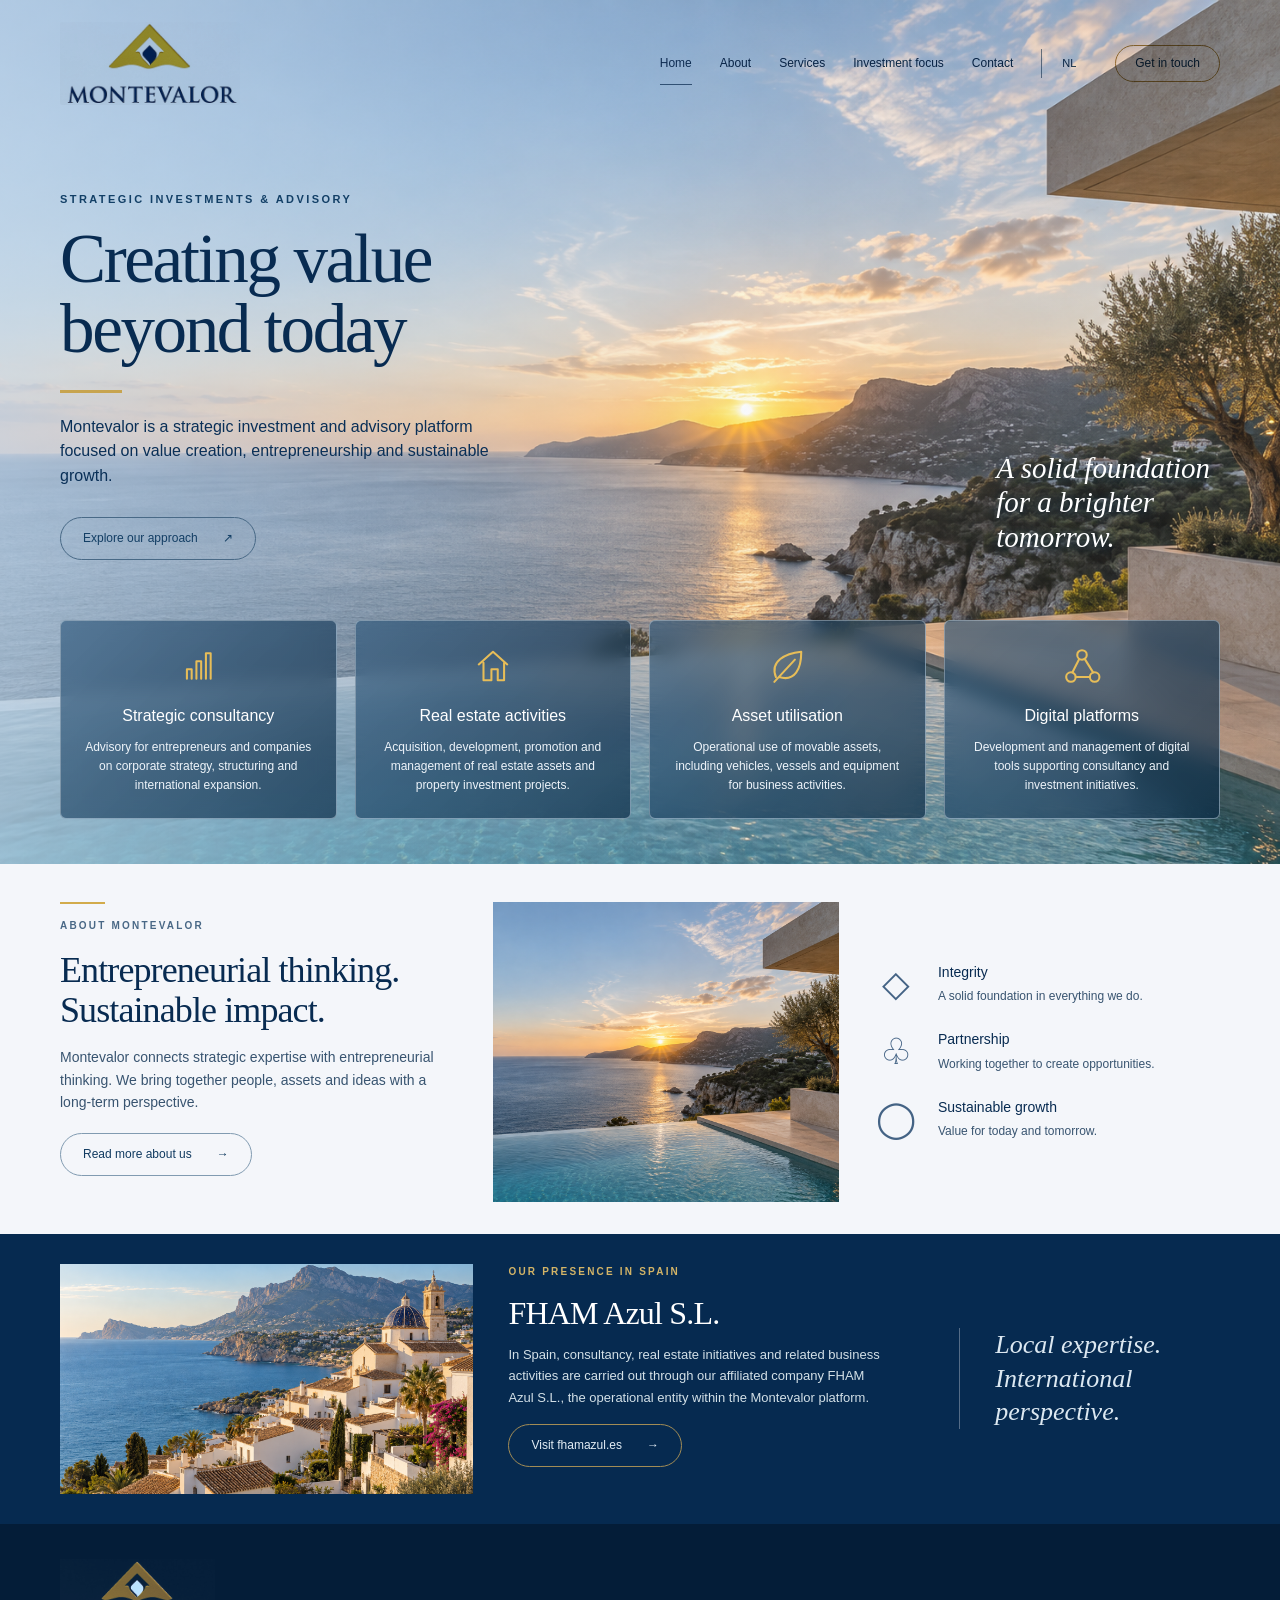
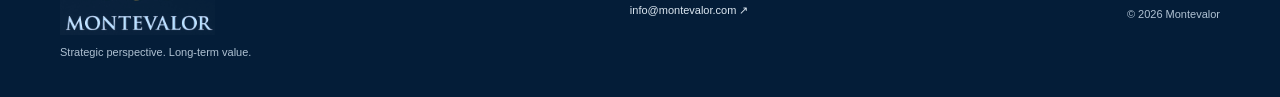
<file: index.html>
<!doctype html>
<html lang="en"><head><meta charset="utf-8"><meta name="viewport" content="width=device-width, initial-scale=1"><title>Home | Montevalor — Strategic Investments &amp; Advisory</title><meta name="description" content="Montevalor is a strategic investment and advisory platform focused on value creation, entrepreneurship and sustainable growth."><meta name="theme-color" content="#081e32"><link rel="canonical" href="https://montevalor.com/"><link rel="alternate" hreflang="en" href="https://montevalor.com/"><link rel="alternate" hreflang="nl" href="https://montevalor.com/nl/"><link rel="alternate" hreflang="x-default" href="https://montevalor.com/"><meta property="og:type" content="website"><meta property="og:site_name" content="Montevalor"><meta property="og:title" content="Home | Montevalor — Strategic Investments &amp; Advisory"><meta property="og:description" content="Montevalor is a strategic investment and advisory platform focused on value creation, entrepreneurship and sustainable growth."><meta property="og:url" content="https://montevalor.com/"><meta property="og:image" content="https://montevalor.com/logo.jpg"><meta property="og:image:alt" content="Montevalor logo"><meta name="twitter:card" content="summary"><link rel="icon" href="logo.jpg" type="image/jpeg"><link rel="stylesheet" href="assets/site.css?v=3"><script src="assets/site.js" defer></script><script type="application/ld+json">{"@context": "https://schema.org", "@type": "Organization", "name": "Montevalor", "url": "https://montevalor.com/", "logo": "https://montevalor.com/logo.jpg", "email": "info@montevalor.com"}</script></head>
<body class="homepage"><a class="skip" href="#main">Skip to content</a><header class="header"><div class="header-inner"><a class="brand" href="index.html" aria-label="Montevalor home"><span class="logo-window"><img src="logo.jpg" alt="Montevalor" width="908" height="908"></span></a><button class="menu-toggle" aria-expanded="false" aria-controls="navigation" data-open="Menu" data-close="Close menu" hidden>Menu</button><nav id="navigation" aria-label="Main navigation"><a href="index.html" aria-current="page">Home</a><a href="about.html">About</a><a href="services.html">Services</a><a href="investment-focus.html">Investment focus</a><a href="contact.html">Contact</a><a class="language" href="nl/index.html" lang="nl" hreflang="nl">NL</a><a class="nav-contact" href="contact.html">Get in touch</a></nav></div></header><main id="main"><section class="hero"><div class="hero-copy"><p class="eyebrow">STRATEGIC INVESTMENTS & ADVISORY</p><h1>Creating value<br>beyond today</h1><p class="lead">Montevalor is a strategic investment and advisory platform focused on value creation, entrepreneurship and sustainable growth.</p><div class="actions"><a class="button " href="about.html">Explore our approach <span aria-hidden="true">↗</span></a><a class="button secondary" href="contact.html">Start a conversation <span aria-hidden="true">↗</span></a></div></div><blockquote class="hero-quote">A solid foundation<br>for a brighter<br>tomorrow.</blockquote></section><div id="services" class="hero-services"><div class="cards"><article class="card"><svg class="service-icon" viewBox="0 0 24 24" aria-hidden="true"><path d="M5 20v-6h3v6M11 20V9h3v11M17 20V4h3v16"/></svg><h3>Strategic consultancy</h3><p>Advisory for entrepreneurs and companies on corporate strategy, structuring and international expansion.</p></article><article class="card"><svg class="service-icon" viewBox="0 0 24 24" aria-hidden="true"><path d="m3 11 9-8 9 8M6 10v11h5v-7h4v7h4V10"/></svg><h3>Real estate activities</h3><p>Acquisition, development, promotion and management of real estate assets and property investment projects.</p></article><article class="card"><svg class="service-icon" viewBox="0 0 24 24" aria-hidden="true"><path d="M5 19C1 9 11 4 21 3c0 11-4 19-14 16M4 22 17 8"/></svg><h3>Asset utilisation</h3><p>Operational use of movable assets, including vehicles, vessels and equipment for business activities.</p></article><article class="card"><svg class="service-icon" viewBox="0 0 24 24" aria-hidden="true"><circle cx="12" cy="5" r="3"/><circle cx="5" cy="19" r="3"/><circle cx="20" cy="19" r="3"/><path d="m10 8-4 8m8-8 5 8M8 19h9"/></svg><h3>Digital platforms</h3><p>Development and management of digital tools supporting consultancy and investment initiatives.</p></article></div></div><section id="about" class="reference-about"><div><p class="eyebrow">ABOUT MONTEVALOR</p><h2>Entrepreneurial thinking. Sustainable impact.</h2><p>Montevalor connects strategic expertise with entrepreneurial thinking. We bring together people, assets and ideas with a long-term perspective.</p><a class="button secondary" href="about.html">Read more about us <span>→</span></a></div><img class="terrace-photo" src="assets/mediterranean-coast.png" alt="Mediterranean terrace overlooking the sea" width="1536" height="1024" loading="lazy"><div class="values"><div class="value"><span aria-hidden="true">◇</span><div><h3>Integrity</h3><p>A solid foundation in everything we do.</p></div></div><div class="value"><span aria-hidden="true">♧</span><div><h3>Partnership</h3><p>Working together to create opportunities.</p></div></div><div class="value"><span aria-hidden="true">◯</span><div><h3>Sustainable growth</h3><p>Value for today and tomorrow.</p></div></div></div></section><section class="section"><div class="spain"><img class="spain-photo" src="assets/spain-coast.png" alt="Mediterranean coast" width="1536" height="1024" loading="lazy"><div><p class="eyebrow">OUR PRESENCE IN SPAIN</p><h2>FHAM Azul S.L.</h2><p>In Spain, consultancy, real estate initiatives and related business activities are carried out through our affiliated company FHAM Azul S.L., the operational entity within the Montevalor platform.</p><a class="button secondary" href="https://fhamazul.es">Visit fhamazul.es <span>→</span></a></div><blockquote class="spain-quote">Local expertise.<br>International<br>perspective.</blockquote></div></section></main><footer><div class="footer-inner"><div><span class="footer-logo"><img src="logo.jpg" alt="Montevalor" width="908" height="908"></span><p>Strategic perspective. Long-term value.</p></div><a href="mailto:info@montevalor.com">info@montevalor.com ↗</a><p>© 2026 Montevalor</p></div></footer></body></html>
</file>
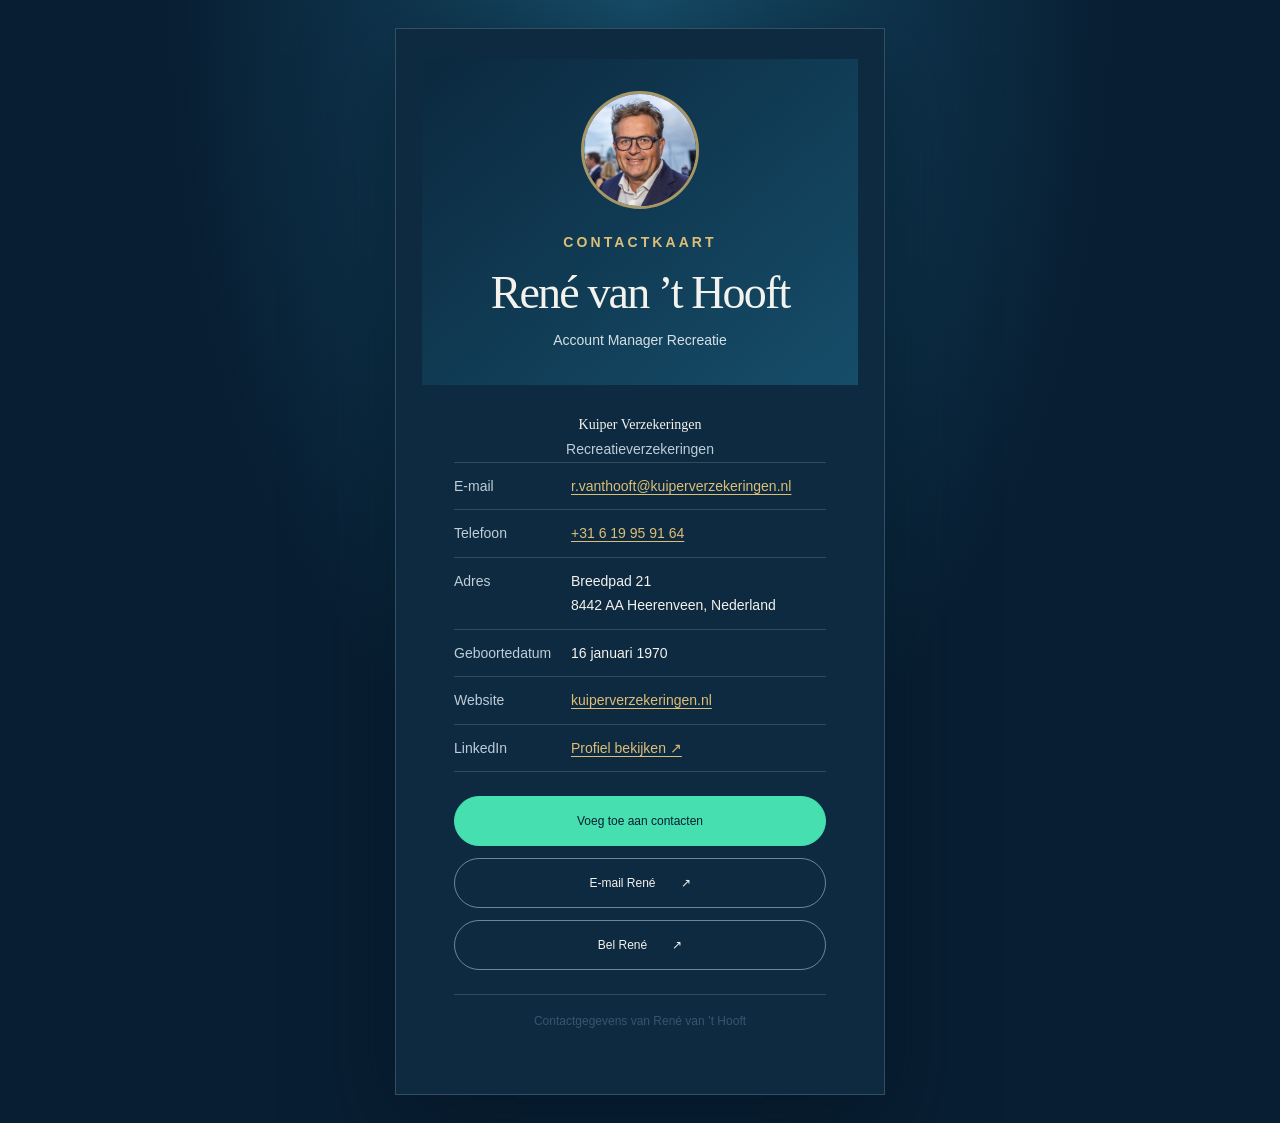
<file: card/index.html>
<!doctype html>
<html lang="nl">
<head>
<meta charset="utf-8">
<meta name="viewport" content="width=device-width, initial-scale=1">
<meta name="robots" content="noindex, nofollow">
<meta name="theme-color" content="#081e32">
<title>René van ’t Hooft | Contactkaart</title>
<meta name="description" content="Contactkaart van René van ’t Hooft, Account Manager Recreatie bij Kuiper Verzekeringen.">
<link rel="canonical" href="https://montevalor.com/card/">
<link rel="icon" href="../logo.jpg" type="image/jpeg">
<link rel="stylesheet" href="../assets/site.css?v=3">
<style>
body{min-height:100vh;display:grid;place-items:center;padding:28px 18px;background:radial-gradient(ellipse at 50% 0%,#164d69 0,transparent 52%),#081e32}.card{width:min(100%,490px);overflow:hidden;border:1px solid rgba(213,222,227,.2);background:#0d2a40;box-shadow:0 26px 80px #03142288}.card-head{padding:32px;background:linear-gradient(140deg,#0b293f,#164d69);text-align:center}.portrait{object-fit:cover;object-position:center 32%;display:block;width:118px;height:118px;border-radius:50%;border:3px solid rgba(221,190,119,.75);margin:0 auto 22px;display:grid;place-items:center;background:#092339;color:#45dfb0;font-size:30px;font-weight:700;letter-spacing:.04em}.card-head .eyebrow{margin-bottom:12px}.card h1{font-size:clamp(34px,8vw,46px);margin-bottom:10px}.card-role{color:#d6e0e6;margin:0;font-size:15px}.card-body{padding:28px 32px 32px}.company{font-family:Georgia,serif;font-size:22px;color:#f4f2ec;text-align:center;margin:0 0 6px}.subtitle{font-size:13px;text-align:center;margin-bottom:24px}.details{display:grid;gap:0;margin:0 0 24px;border-top:1px solid rgba(213,222,227,.18)}.details div{padding:11px 0;border-bottom:1px solid rgba(213,222,227,.18);display:grid;grid-template-columns:105px 1fr;gap:12px;font-size:14px}.details dt{color:#becdd7}.details dd{margin:0;overflow-wrap:anywhere;color:#f4f2ec}.details a{color:#ddbe77;text-decoration:underline;text-underline-offset:3px}.card-actions{display:grid;gap:12px}.card-actions .button{min-height:50px;width:100%;justify-content:center}.card-actions .button.secondary{color:#f4f2ec}.card-foot{border-top:1px solid rgba(213,222,227,.18);margin-top:24px;padding-top:16px;text-align:center;font-size:12px;color:#becdd7}.card-foot p{font-size:12px;margin:0}@media(max-width:420px){.card-head,.card-body{padding-left:24px;padding-right:24px}.details div{grid-template-columns:88px 1fr}}
.card img.portrait{display:block;object-fit:cover;object-position:center 32%}.card h1{color:#f4f2ec!important}.card .eyebrow{color:#ddbe77!important}.card .subtitle,.card .card-foot{color:#becdd7!important}.card .card-actions a.button{background:#45dfb0!important;color:#081e32!important;border:1px solid #45dfb0!important}.card .card-actions a.button.secondary{background:transparent!important;color:#f4f2ec!important;border-color:rgba(213,222,227,.5)!important}.card .company{color:#f4f2ec!important}.card .card-role{color:#d6e0e6!important}.card .details dt{color:#becdd7!important}.card .details dd{color:#f4f2ec!important}</style>
</head>
<body>
<main class="card">
<header class="card-head">
<img class="portrait" src="./portrait.jpg" alt="Portret van René van ’t Hooft">
<p class="eyebrow">CONTACTKAART</p>
<h1>René van ’t Hooft</h1>
<p class="card-role">Account Manager Recreatie</p>
</header>
<section class="card-body" aria-label="Contactgegevens">
<p class="company">Kuiper Verzekeringen</p>
<p class="subtitle">Recreatieverzekeringen</p>
<dl class="details">
<div><dt>E-mail</dt><dd><a href="mailto:r.vanthooft@kuiperverzekeringen.nl">r.vanthooft@kuiperverzekeringen.nl</a></dd></div>
<div><dt>Telefoon</dt><dd><a href="tel:+31619959164">+31 6 19 95 91 64</a></dd></div>
<div><dt>Adres</dt><dd>Breedpad 21<br>8442 AA Heerenveen, Nederland</dd></div>
<div><dt>Geboortedatum</dt><dd><time datetime="1970-01-16">16 januari 1970</time></dd></div>
<div><dt>Website</dt><dd><a href="http://www.kuiperverzekeringen.nl">kuiperverzekeringen.nl</a></dd></div>
<div><dt>LinkedIn</dt><dd><a href="https://www.linkedin.com/in/renevanthooft">Profiel bekijken ↗</a></dd></div>
</dl>
<div class="card-actions">
<a class="button" href="./rene-van-t-hooft-with-photo.vcf">Voeg toe aan contacten</a>
<a class="button secondary" href="mailto:r.vanthooft@kuiperverzekeringen.nl">E-mail René <span aria-hidden="true">↗</span></a>
<a class="button secondary" href="tel:+31619959164">Bel René <span aria-hidden="true">↗</span></a>
</div>
<div class="card-foot"><p>Contactgegevens van René van ’t Hooft</p></div>
</section>
</main>
</body>
</html>
</file>
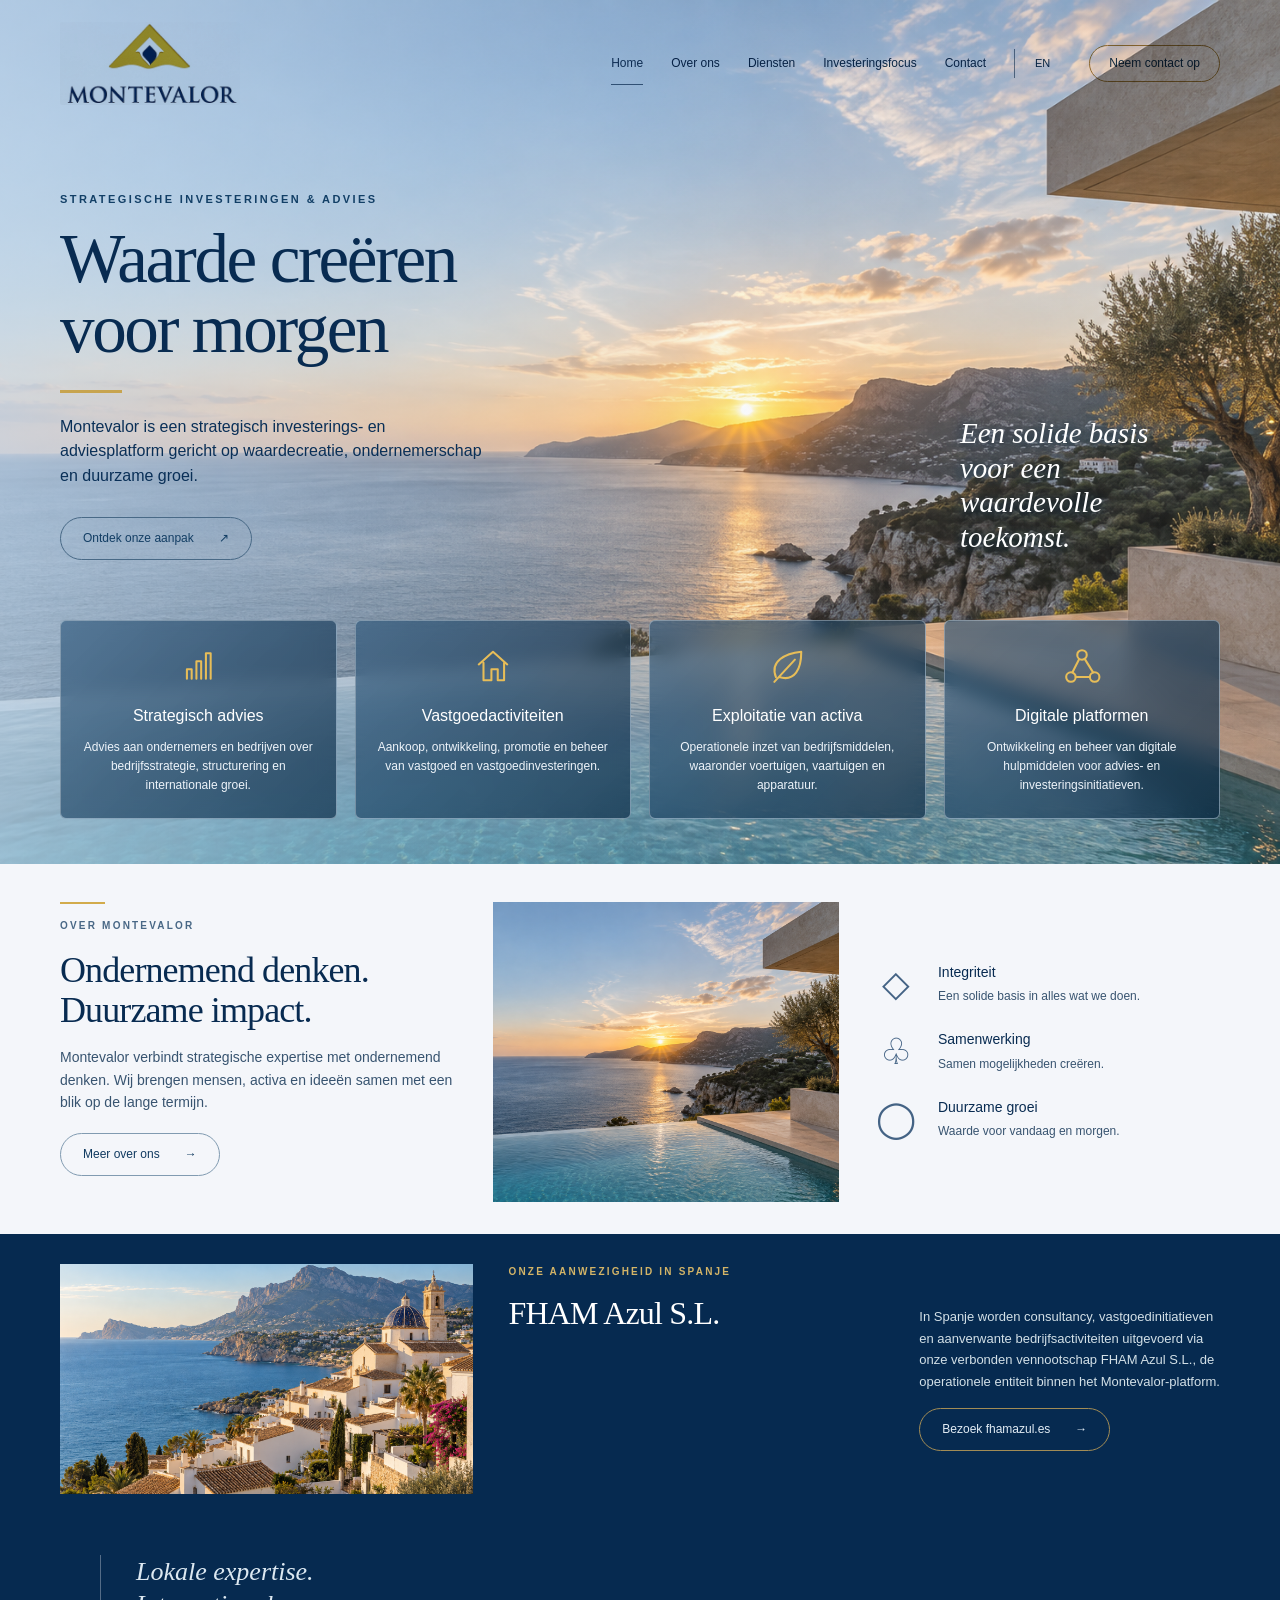
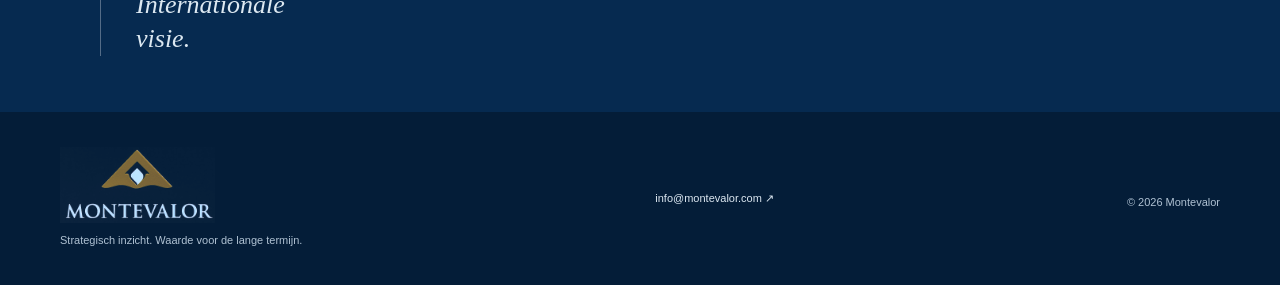
<file: nl/index.html>
<!doctype html>
<html lang="nl"><head><meta charset="utf-8"><meta name="viewport" content="width=device-width, initial-scale=1"><title>Home | Montevalor — Strategische investeringen &amp; advies</title><meta name="description" content="Montevalor is een strategisch investerings- en adviesplatform gericht op waardecreatie, ondernemerschap en duurzame groei."><meta name="theme-color" content="#081e32"><link rel="canonical" href="https://montevalor.com/nl/"><link rel="alternate" hreflang="en" href="https://montevalor.com/"><link rel="alternate" hreflang="nl" href="https://montevalor.com/nl/"><link rel="alternate" hreflang="x-default" href="https://montevalor.com/"><meta property="og:type" content="website"><meta property="og:site_name" content="Montevalor"><meta property="og:title" content="Home | Montevalor — Strategische investeringen &amp; advies"><meta property="og:description" content="Montevalor is een strategisch investerings- en adviesplatform gericht op waardecreatie, ondernemerschap en duurzame groei."><meta property="og:url" content="https://montevalor.com/nl/"><meta property="og:image" content="https://montevalor.com/logo.jpg"><meta property="og:image:alt" content="Montevalor logo"><meta name="twitter:card" content="summary"><link rel="icon" href="../logo.jpg" type="image/jpeg"><link rel="stylesheet" href="../assets/site.css?v=3"><script src="../assets/site.js" defer></script><script type="application/ld+json">{"@context": "https://schema.org", "@type": "Organization", "name": "Montevalor", "url": "https://montevalor.com/", "logo": "https://montevalor.com/logo.jpg", "email": "info@montevalor.com"}</script></head>
<body class="homepage"><a class="skip" href="#main">Naar de inhoud</a><header class="header"><div class="header-inner"><a class="brand" href="index.html" aria-label="Montevalor home"><span class="logo-window"><img src="../logo.jpg" alt="Montevalor" width="908" height="908"></span></a><button class="menu-toggle" aria-expanded="false" aria-controls="navigation" data-open="Menu" data-close="Menu sluiten" hidden>Menu</button><nav id="navigation" aria-label="Hoofdnavigatie"><a href="index.html" aria-current="page">Home</a><a href="about.html">Over ons</a><a href="services.html">Diensten</a><a href="investment-focus.html">Investeringsfocus</a><a href="contact.html">Contact</a><a class="language" href="../index.html" lang="en" hreflang="en">EN</a><a class="nav-contact" href="contact.html">Neem contact op</a></nav></div></header><main id="main"><section class="hero"><div class="hero-copy"><p class="eyebrow">STRATEGISCHE INVESTERINGEN & ADVIES</p><h1>Waarde creëren<br>voor morgen</h1><p class="lead">Montevalor is een strategisch investerings- en adviesplatform gericht op waardecreatie, ondernemerschap en duurzame groei.</p><div class="actions"><a class="button " href="about.html">Ontdek onze aanpak <span aria-hidden="true">↗</span></a><a class="button secondary" href="contact.html">Laten we kennismaken <span aria-hidden="true">↗</span></a></div></div><blockquote class="hero-quote">Een solide basis<br>voor een waardevolle<br>toekomst.</blockquote></section><div id="services" class="hero-services"><div class="cards"><article class="card"><svg class="service-icon" viewBox="0 0 24 24" aria-hidden="true"><path d="M5 20v-6h3v6M11 20V9h3v11M17 20V4h3v16"/></svg><h3>Strategisch advies</h3><p>Advies aan ondernemers en bedrijven over bedrijfsstrategie, structurering en internationale groei.</p></article><article class="card"><svg class="service-icon" viewBox="0 0 24 24" aria-hidden="true"><path d="m3 11 9-8 9 8M6 10v11h5v-7h4v7h4V10"/></svg><h3>Vastgoedactiviteiten</h3><p>Aankoop, ontwikkeling, promotie en beheer van vastgoed en vastgoedinvesteringen.</p></article><article class="card"><svg class="service-icon" viewBox="0 0 24 24" aria-hidden="true"><path d="M5 19C1 9 11 4 21 3c0 11-4 19-14 16M4 22 17 8"/></svg><h3>Exploitatie van activa</h3><p>Operationele inzet van bedrijfsmiddelen, waaronder voertuigen, vaartuigen en apparatuur.</p></article><article class="card"><svg class="service-icon" viewBox="0 0 24 24" aria-hidden="true"><circle cx="12" cy="5" r="3"/><circle cx="5" cy="19" r="3"/><circle cx="20" cy="19" r="3"/><path d="m10 8-4 8m8-8 5 8M8 19h9"/></svg><h3>Digitale platformen</h3><p>Ontwikkeling en beheer van digitale hulpmiddelen voor advies- en investeringsinitiatieven.</p></article></div></div><section id="about" class="reference-about"><div><p class="eyebrow">OVER MONTEVALOR</p><h2>Ondernemend denken. Duurzame impact.</h2><p>Montevalor verbindt strategische expertise met ondernemend denken. Wij brengen mensen, activa en ideeën samen met een blik op de lange termijn.</p><a class="button secondary" href="about.html">Meer over ons <span>→</span></a></div><img class="terrace-photo" src="../assets/mediterranean-coast.png" alt="Mediterraan terras met uitzicht op zee" width="1536" height="1024" loading="lazy"><div class="values"><div class="value"><span aria-hidden="true">◇</span><div><h3>Integriteit</h3><p>Een solide basis in alles wat we doen.</p></div></div><div class="value"><span aria-hidden="true">♧</span><div><h3>Samenwerking</h3><p>Samen mogelijkheden creëren.</p></div></div><div class="value"><span aria-hidden="true">◯</span><div><h3>Duurzame groei</h3><p>Waarde voor vandaag en morgen.</p></div></div></div></section><section class="section"><div class="spain"><img class="spain-photo" src="../assets/spain-coast.png" alt="Mediterrane kust" width="1536" height="1024" loading="lazy"><div><p class="eyebrow">ONZE AANWEZIGHEID IN SPANJE</p><h2>FHAM Azul S.L.</h2></div><div><p>In Spanje worden consultancy, vastgoedinitiatieven en aanverwante bedrijfsactiviteiten uitgevoerd via onze verbonden vennootschap FHAM Azul S.L., de operationele entiteit binnen het Montevalor-platform.</p><a class="button secondary" href="https://fhamazul.es">Bezoek fhamazul.es <span>→</span></a></div><blockquote class="spain-quote">Lokale expertise.<br>Internationale<br>visie.</blockquote></div></section></main><footer><div class="footer-inner"><div><span class="footer-logo"><img src="../logo.jpg" alt="Montevalor" width="908" height="908"></span><p>Strategisch inzicht. Waarde voor de lange termijn.</p></div><a href="mailto:info@montevalor.com">info@montevalor.com ↗</a><p>© 2026 Montevalor</p></div></footer></body></html>
</file>
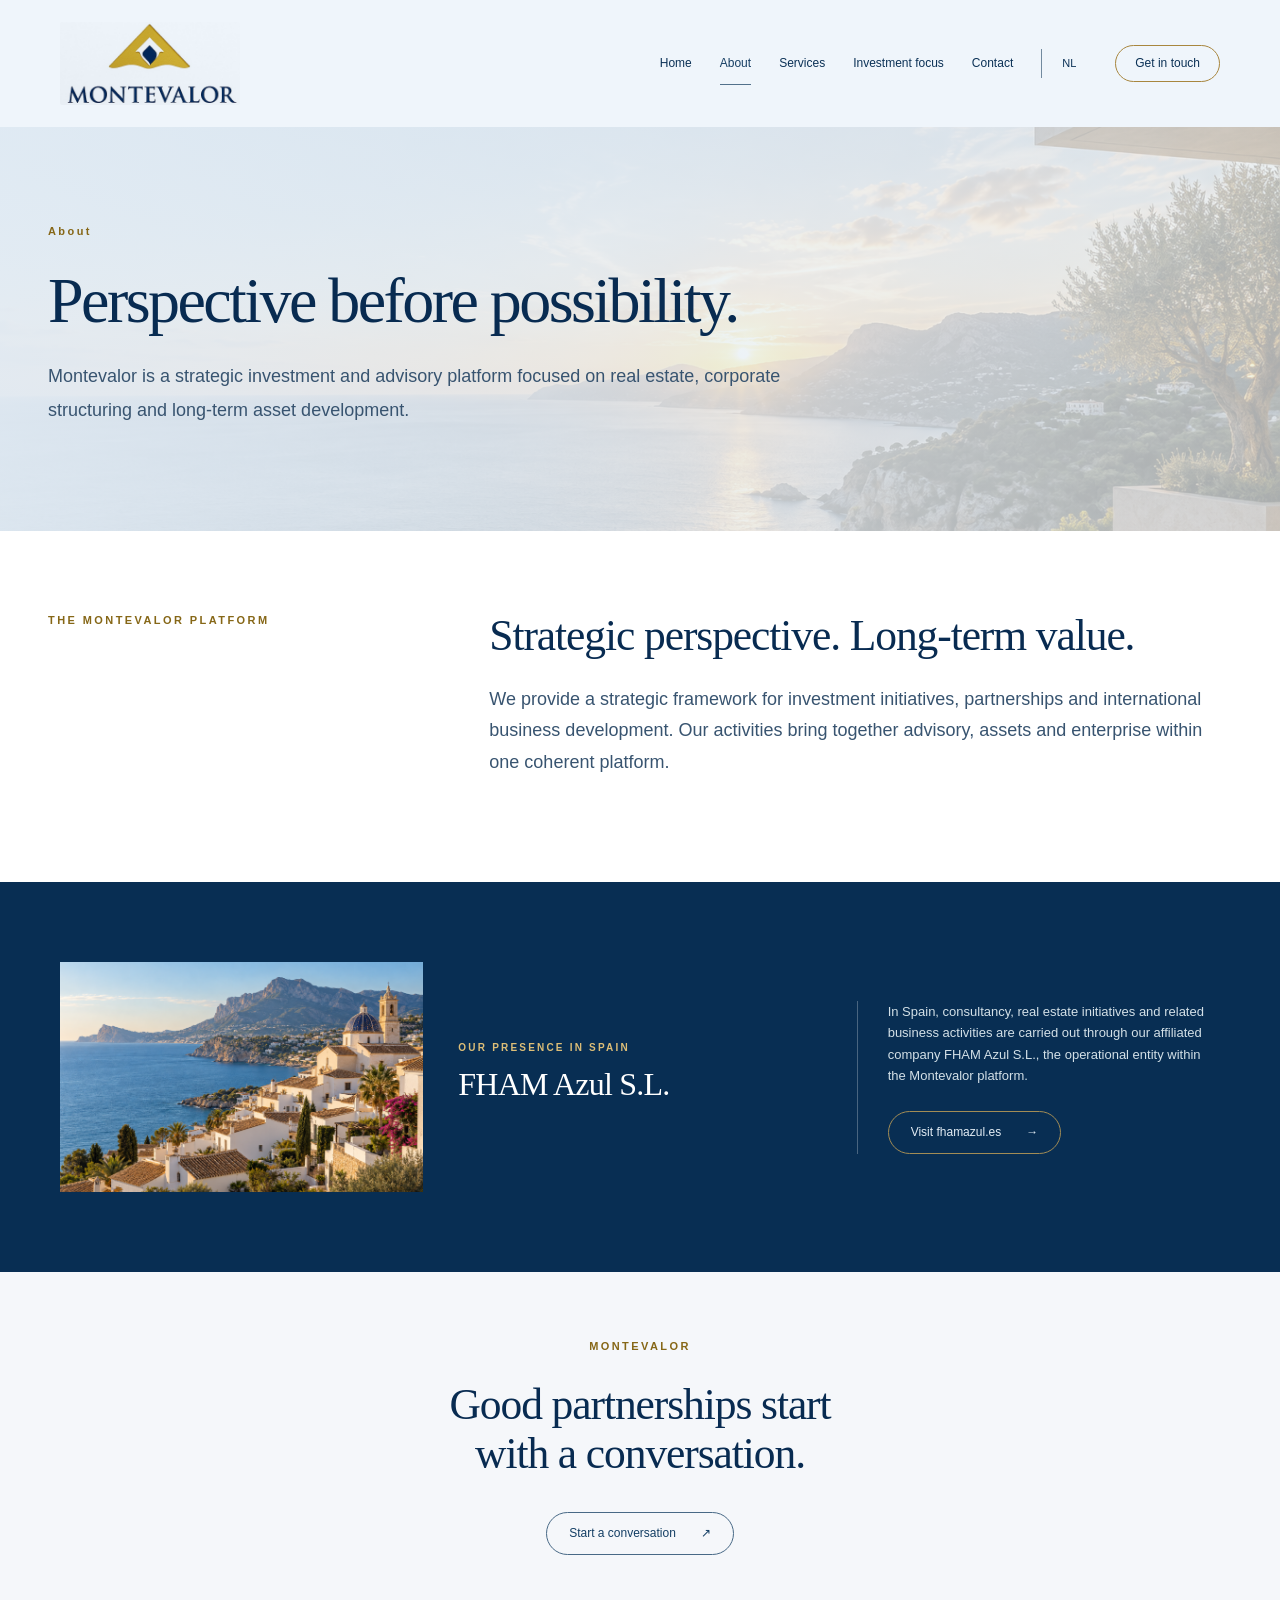
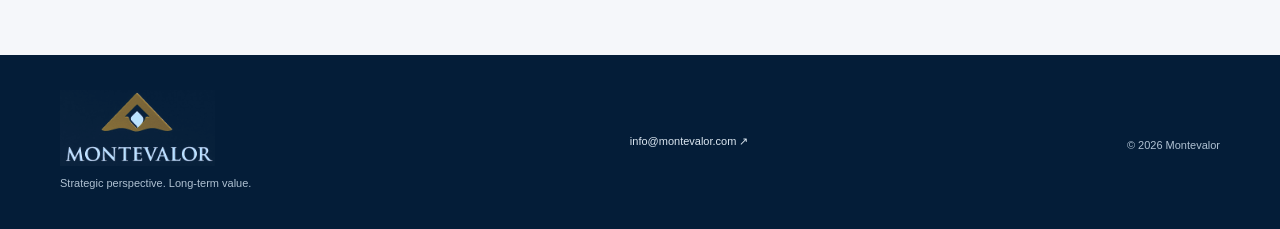
<file: about.html>
<!doctype html>
<html lang="en"><head><meta charset="utf-8"><meta name="viewport" content="width=device-width, initial-scale=1"><title>About | Montevalor — Strategic Investments &amp; Advisory</title><meta name="description" content="Montevalor is a strategic investment and advisory platform focused on real estate, corporate structuring and long-term asset development."><meta name="theme-color" content="#081e32"><link rel="canonical" href="https://montevalor.com/about.html"><link rel="alternate" hreflang="en" href="https://montevalor.com/about.html"><link rel="alternate" hreflang="nl" href="https://montevalor.com/nl/about.html"><link rel="alternate" hreflang="x-default" href="https://montevalor.com/about.html"><meta property="og:type" content="website"><meta property="og:site_name" content="Montevalor"><meta property="og:title" content="About | Montevalor — Strategic Investments &amp; Advisory"><meta property="og:description" content="Montevalor is a strategic investment and advisory platform focused on real estate, corporate structuring and long-term asset development."><meta property="og:url" content="https://montevalor.com/about.html"><meta property="og:image" content="https://montevalor.com/logo.jpg"><meta property="og:image:alt" content="Montevalor logo"><meta name="twitter:card" content="summary"><link rel="icon" href="logo.jpg" type="image/jpeg"><link rel="stylesheet" href="assets/site.css?v=3"><script src="assets/site.js" defer></script><script type="application/ld+json">{"@context": "https://schema.org", "@type": "Organization", "name": "Montevalor", "url": "https://montevalor.com/", "logo": "https://montevalor.com/logo.jpg", "email": "info@montevalor.com"}</script></head>
<body class="inner-page"><a class="skip" href="#main">Skip to content</a><header class="header"><div class="header-inner"><a class="brand" href="index.html" aria-label="Montevalor home"><span class="logo-window"><img src="logo.jpg" alt="Montevalor" width="908" height="908"></span></a><button class="menu-toggle" aria-expanded="false" aria-controls="navigation" data-open="Menu" data-close="Close menu" hidden>Menu</button><nav id="navigation" aria-label="Main navigation"><a href="index.html">Home</a><a href="about.html" aria-current="page">About</a><a href="services.html">Services</a><a href="investment-focus.html">Investment focus</a><a href="contact.html">Contact</a><a class="language" href="nl/about.html" lang="nl" hreflang="nl">NL</a><a class="nav-contact" href="contact.html">Get in touch</a></nav></div></header><main id="main"><section class="section page-hero"><p class="eyebrow">About</p><h1>Perspective before possibility.</h1><p class="lead">Montevalor is a strategic investment and advisory platform focused on real estate, corporate structuring and long-term asset development.</p></section><section class="section intro-grid"><p class="eyebrow">THE MONTEVALOR PLATFORM</p><div><h2>Strategic perspective. Long-term value.</h2><p>We provide a strategic framework for investment initiatives, partnerships and international business development. Our activities bring together advisory, assets and enterprise within one coherent platform.</p></div></section><section class="section"><div class="spain"><img class="spain-photo" src="assets/spain-coast.png" alt="Mediterranean coast" width="1536" height="1024" loading="lazy"><div><p class="eyebrow">OUR PRESENCE IN SPAIN</p><h2>FHAM Azul S.L.</h2></div><div><p>In Spain, consultancy, real estate initiatives and related business activities are carried out through our affiliated company FHAM Azul S.L., the operational entity within the Montevalor platform.</p><a class="button secondary" href="https://fhamazul.es">Visit fhamazul.es <span>→</span></a></div></div></section><section class="section invitation"><p class="eyebrow">MONTEVALOR</p><h2>Good partnerships start<br>with a conversation.</h2><a class="button " href="contact.html">Start a conversation <span aria-hidden="true">↗</span></a></section></main><footer><div class="footer-inner"><div><span class="footer-logo"><img src="logo.jpg" alt="Montevalor" width="908" height="908"></span><p>Strategic perspective. Long-term value.</p></div><a href="mailto:info@montevalor.com">info@montevalor.com ↗</a><p>© 2026 Montevalor</p></div></footer></body></html>
</file>
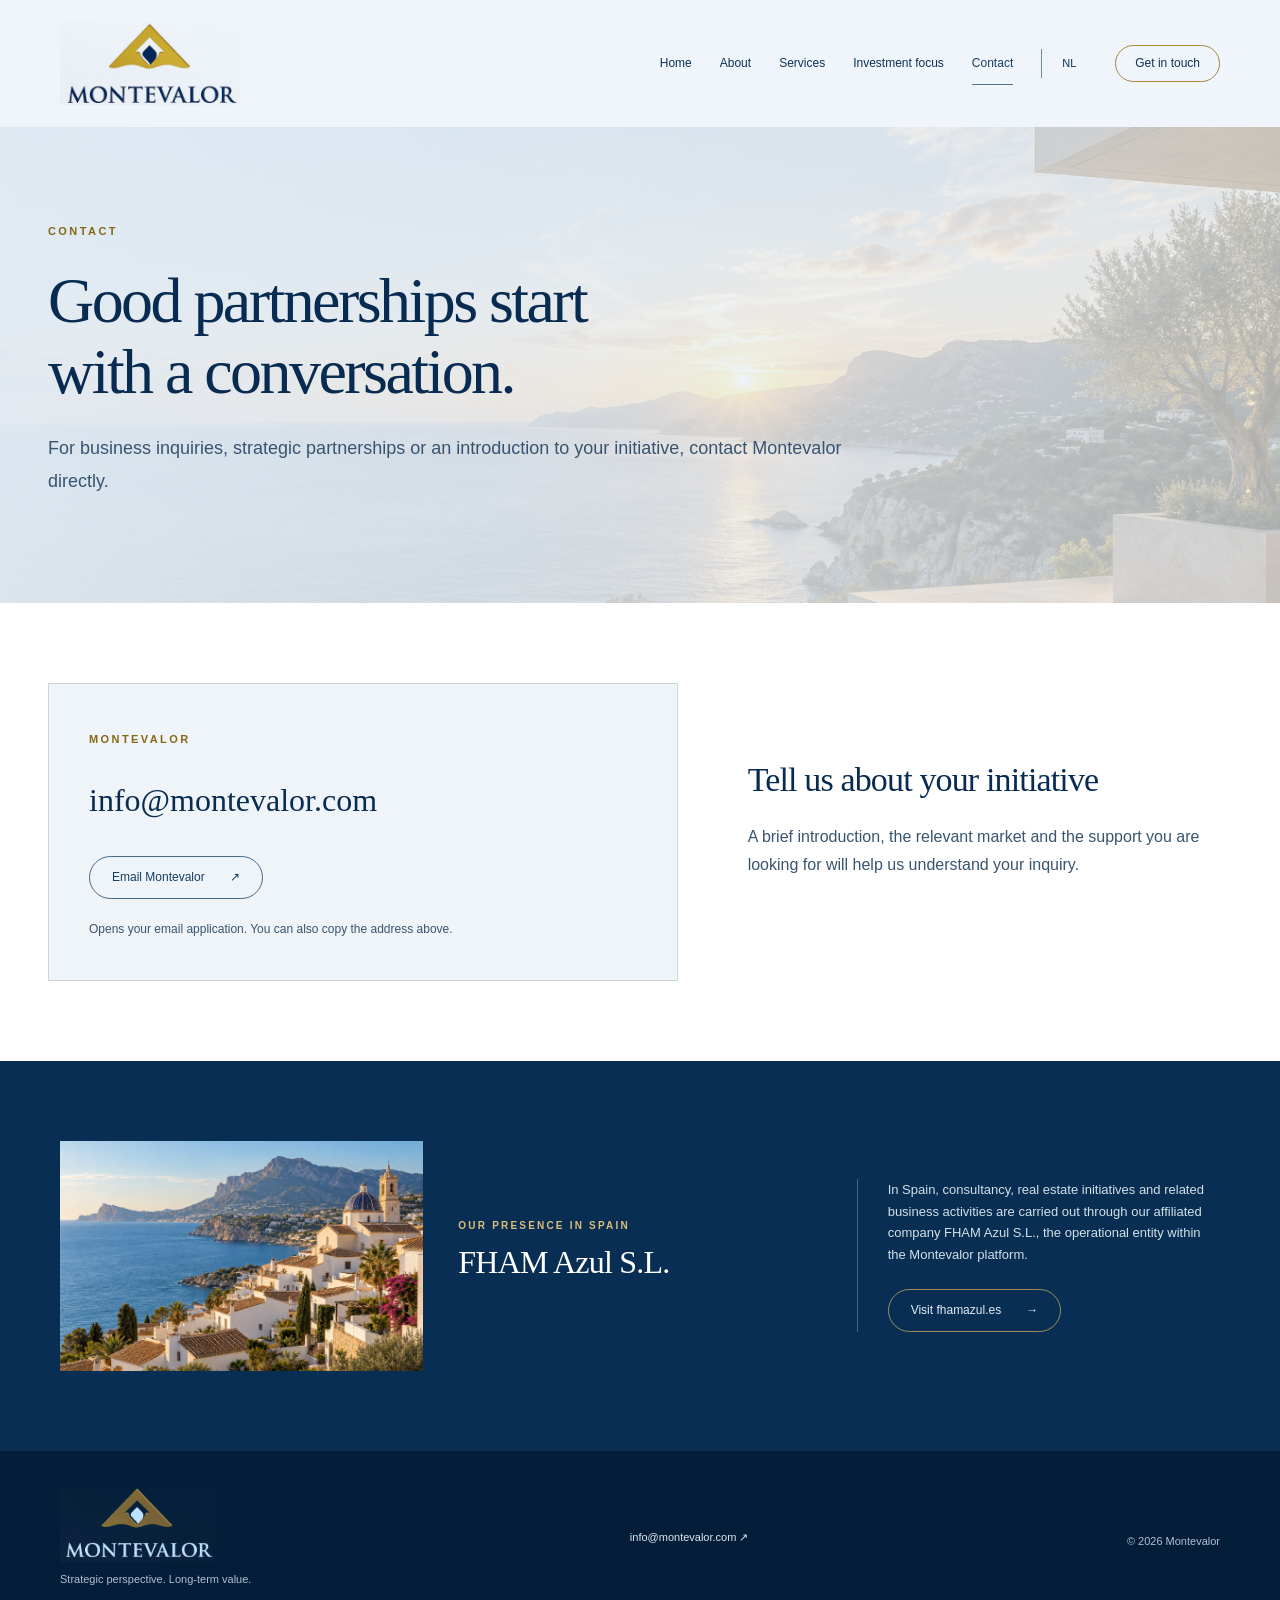
<file: contact.html>
<!doctype html>
<html lang="en"><head><meta charset="utf-8"><meta name="viewport" content="width=device-width, initial-scale=1"><title>Contact | Montevalor — Strategic Investments &amp; Advisory</title><meta name="description" content="For business inquiries, strategic partnerships or an introduction to your initiative, contact Montevalor directly."><meta name="theme-color" content="#081e32"><link rel="canonical" href="https://montevalor.com/contact.html"><link rel="alternate" hreflang="en" href="https://montevalor.com/contact.html"><link rel="alternate" hreflang="nl" href="https://montevalor.com/nl/contact.html"><link rel="alternate" hreflang="x-default" href="https://montevalor.com/contact.html"><meta property="og:type" content="website"><meta property="og:site_name" content="Montevalor"><meta property="og:title" content="Contact | Montevalor — Strategic Investments &amp; Advisory"><meta property="og:description" content="For business inquiries, strategic partnerships or an introduction to your initiative, contact Montevalor directly."><meta property="og:url" content="https://montevalor.com/contact.html"><meta property="og:image" content="https://montevalor.com/logo.jpg"><meta property="og:image:alt" content="Montevalor logo"><meta name="twitter:card" content="summary"><link rel="icon" href="logo.jpg" type="image/jpeg"><link rel="stylesheet" href="assets/site.css?v=3"><script src="assets/site.js" defer></script><script type="application/ld+json">{"@context": "https://schema.org", "@type": "Organization", "name": "Montevalor", "url": "https://montevalor.com/", "logo": "https://montevalor.com/logo.jpg", "email": "info@montevalor.com"}</script></head>
<body class="inner-page"><a class="skip" href="#main">Skip to content</a><header class="header"><div class="header-inner"><a class="brand" href="index.html" aria-label="Montevalor home"><span class="logo-window"><img src="logo.jpg" alt="Montevalor" width="908" height="908"></span></a><button class="menu-toggle" aria-expanded="false" aria-controls="navigation" data-open="Menu" data-close="Close menu" hidden>Menu</button><nav id="navigation" aria-label="Main navigation"><a href="index.html">Home</a><a href="about.html">About</a><a href="services.html">Services</a><a href="investment-focus.html">Investment focus</a><a href="contact.html" aria-current="page">Contact</a><a class="language" href="nl/contact.html" lang="nl" hreflang="nl">NL</a><a class="nav-contact" href="contact.html">Get in touch</a></nav></div></header><main id="main"><section id="contact" class="section page-hero"><p class="eyebrow">CONTACT</p><h1>Good partnerships start<br>with a conversation.</h1><p class="lead">For business inquiries, strategic partnerships or an introduction to your initiative, contact Montevalor directly.</p></section><section class="section contact-grid"><div class="contact-card"><span class="eyebrow">MONTEVALOR</span><a class="email" href="mailto:info@montevalor.com">info@montevalor.com</a><a class="button " href="mailto:info@montevalor.com">Email Montevalor <span aria-hidden="true">↗</span></a><p class="small">Opens your email application. You can also copy the address above.</p></div><div><h2>Tell us about your initiative</h2><p>A brief introduction, the relevant market and the support you are looking for will help us understand your inquiry.</p></div></section><section class="section"><div class="spain"><img class="spain-photo" src="assets/spain-coast.png" alt="Mediterranean coast" width="1536" height="1024" loading="lazy"><div><p class="eyebrow">OUR PRESENCE IN SPAIN</p><h2>FHAM Azul S.L.</h2></div><div><p>In Spain, consultancy, real estate initiatives and related business activities are carried out through our affiliated company FHAM Azul S.L., the operational entity within the Montevalor platform.</p><a class="button secondary" href="https://fhamazul.es">Visit fhamazul.es <span>→</span></a></div></div></section></main><footer><div class="footer-inner"><div><span class="footer-logo"><img src="logo.jpg" alt="Montevalor" width="908" height="908"></span><p>Strategic perspective. Long-term value.</p></div><a href="mailto:info@montevalor.com">info@montevalor.com ↗</a><p>© 2026 Montevalor</p></div></footer></body></html>
</file>
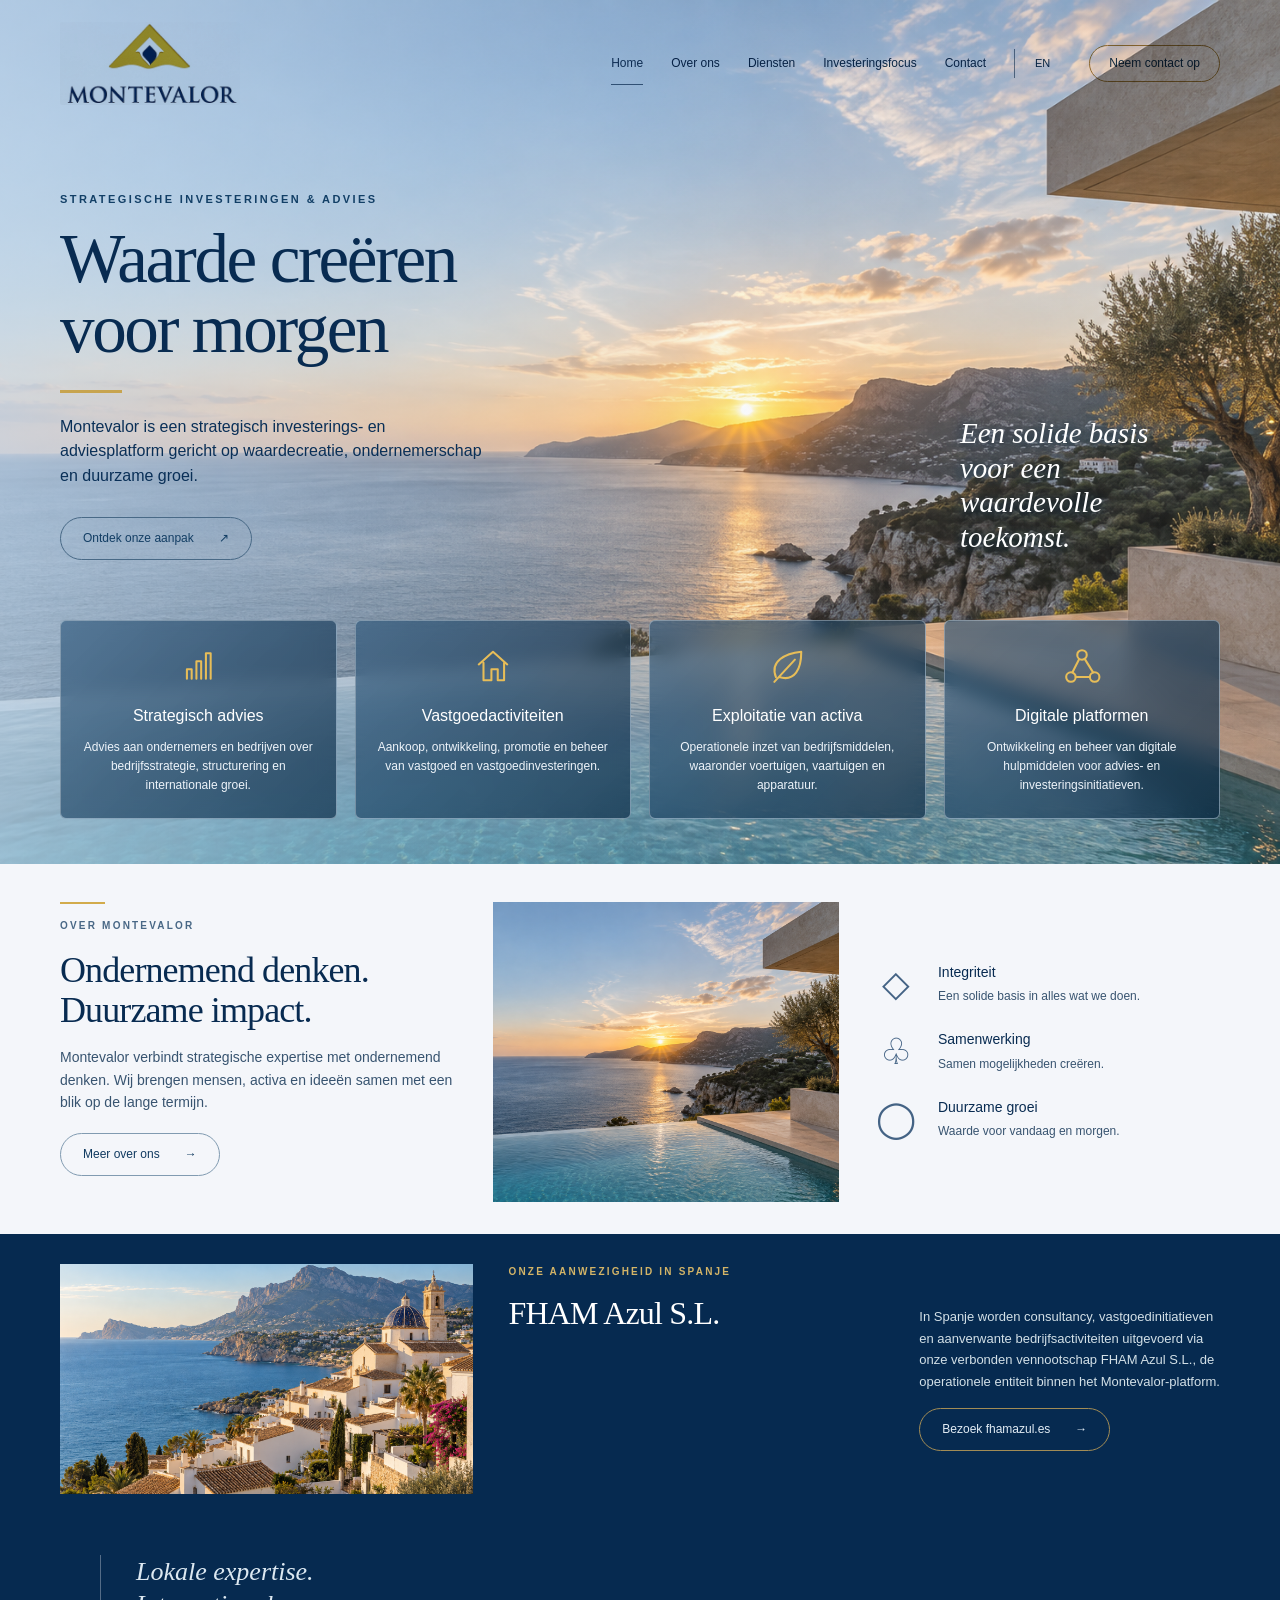
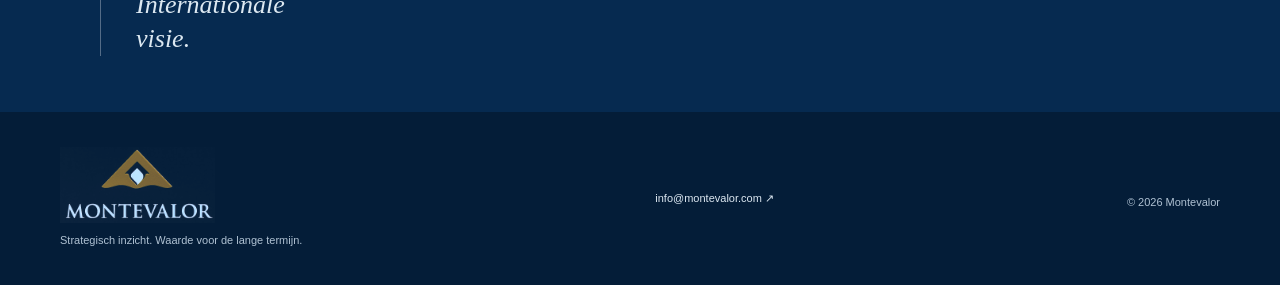
<file: index-nl.html>
<!doctype html><html lang="nl"><head><meta charset="utf-8"><meta name="viewport" content="width=device-width,initial-scale=1"><title>Montevalor Nederlands</title><link rel="canonical" href="https://montevalor.com/nl/"><meta http-equiv="refresh" content="0;url=nl/"></head><body><a href="nl/">Ga naar Montevalor Nederlands</a></body></html>
</file>
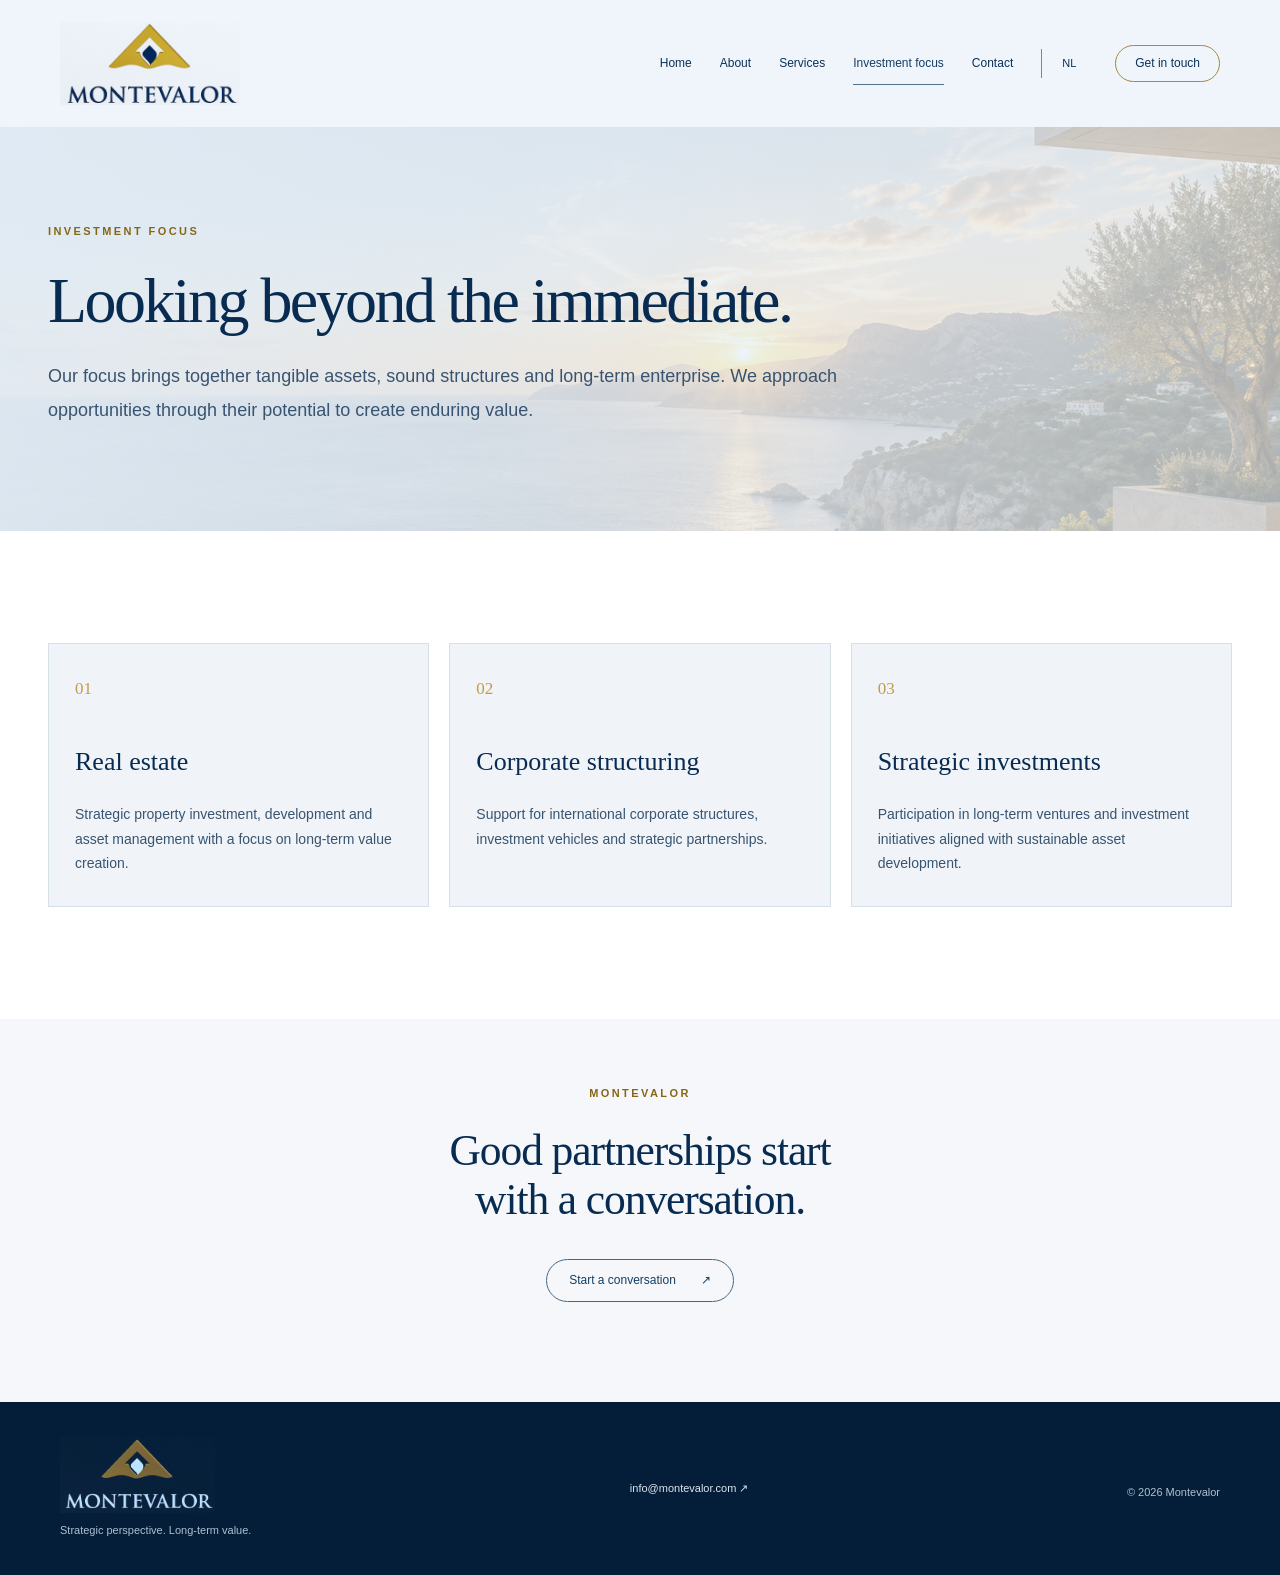
<file: investment-focus.html>
<!doctype html>
<html lang="en"><head><meta charset="utf-8"><meta name="viewport" content="width=device-width, initial-scale=1"><title>Investment focus | Montevalor — Strategic Investments &amp; Advisory</title><meta name="description" content="Our focus brings together tangible assets, sound structures and long-term enterprise. We approach opportunities through their potential to create enduring value."><meta name="theme-color" content="#081e32"><link rel="canonical" href="https://montevalor.com/investment-focus.html"><link rel="alternate" hreflang="en" href="https://montevalor.com/investment-focus.html"><link rel="alternate" hreflang="nl" href="https://montevalor.com/nl/investment-focus.html"><link rel="alternate" hreflang="x-default" href="https://montevalor.com/investment-focus.html"><meta property="og:type" content="website"><meta property="og:site_name" content="Montevalor"><meta property="og:title" content="Investment focus | Montevalor — Strategic Investments &amp; Advisory"><meta property="og:description" content="Our focus brings together tangible assets, sound structures and long-term enterprise. We approach opportunities through their potential to create enduring value."><meta property="og:url" content="https://montevalor.com/investment-focus.html"><meta property="og:image" content="https://montevalor.com/logo.jpg"><meta property="og:image:alt" content="Montevalor logo"><meta name="twitter:card" content="summary"><link rel="icon" href="logo.jpg" type="image/jpeg"><link rel="stylesheet" href="assets/site.css?v=3"><script src="assets/site.js" defer></script><script type="application/ld+json">{"@context": "https://schema.org", "@type": "Organization", "name": "Montevalor", "url": "https://montevalor.com/", "logo": "https://montevalor.com/logo.jpg", "email": "info@montevalor.com"}</script></head>
<body class="inner-page"><a class="skip" href="#main">Skip to content</a><header class="header"><div class="header-inner"><a class="brand" href="index.html" aria-label="Montevalor home"><span class="logo-window"><img src="logo.jpg" alt="Montevalor" width="908" height="908"></span></a><button class="menu-toggle" aria-expanded="false" aria-controls="navigation" data-open="Menu" data-close="Close menu" hidden>Menu</button><nav id="navigation" aria-label="Main navigation"><a href="index.html">Home</a><a href="about.html">About</a><a href="services.html">Services</a><a href="investment-focus.html" aria-current="page">Investment focus</a><a href="contact.html">Contact</a><a class="language" href="nl/investment-focus.html" lang="nl" hreflang="nl">NL</a><a class="nav-contact" href="contact.html">Get in touch</a></nav></div></header><main id="main"><section class="section page-hero"><p class="eyebrow">INVESTMENT FOCUS</p><h1>Looking beyond the immediate.</h1><p class="lead">Our focus brings together tangible assets, sound structures and long-term enterprise. We approach opportunities through their potential to create enduring value.</p></section><section class="section focus-grid" aria-label="Investment focus"><div class="cards"><article class="card"><span class="number">01</span><h3>Real estate</h3><p>Strategic property investment, development and asset management with a focus on long-term value creation.</p></article><article class="card"><span class="number">02</span><h3>Corporate structuring</h3><p>Support for international corporate structures, investment vehicles and strategic partnerships.</p></article><article class="card"><span class="number">03</span><h3>Strategic investments</h3><p>Participation in long-term ventures and investment initiatives aligned with sustainable asset development.</p></article></div></section><section class="section invitation"><p class="eyebrow">MONTEVALOR</p><h2>Good partnerships start<br>with a conversation.</h2><a class="button " href="contact.html">Start a conversation <span aria-hidden="true">↗</span></a></section></main><footer><div class="footer-inner"><div><span class="footer-logo"><img src="logo.jpg" alt="Montevalor" width="908" height="908"></span><p>Strategic perspective. Long-term value.</p></div><a href="mailto:info@montevalor.com">info@montevalor.com ↗</a><p>© 2026 Montevalor</p></div></footer></body></html>
</file>
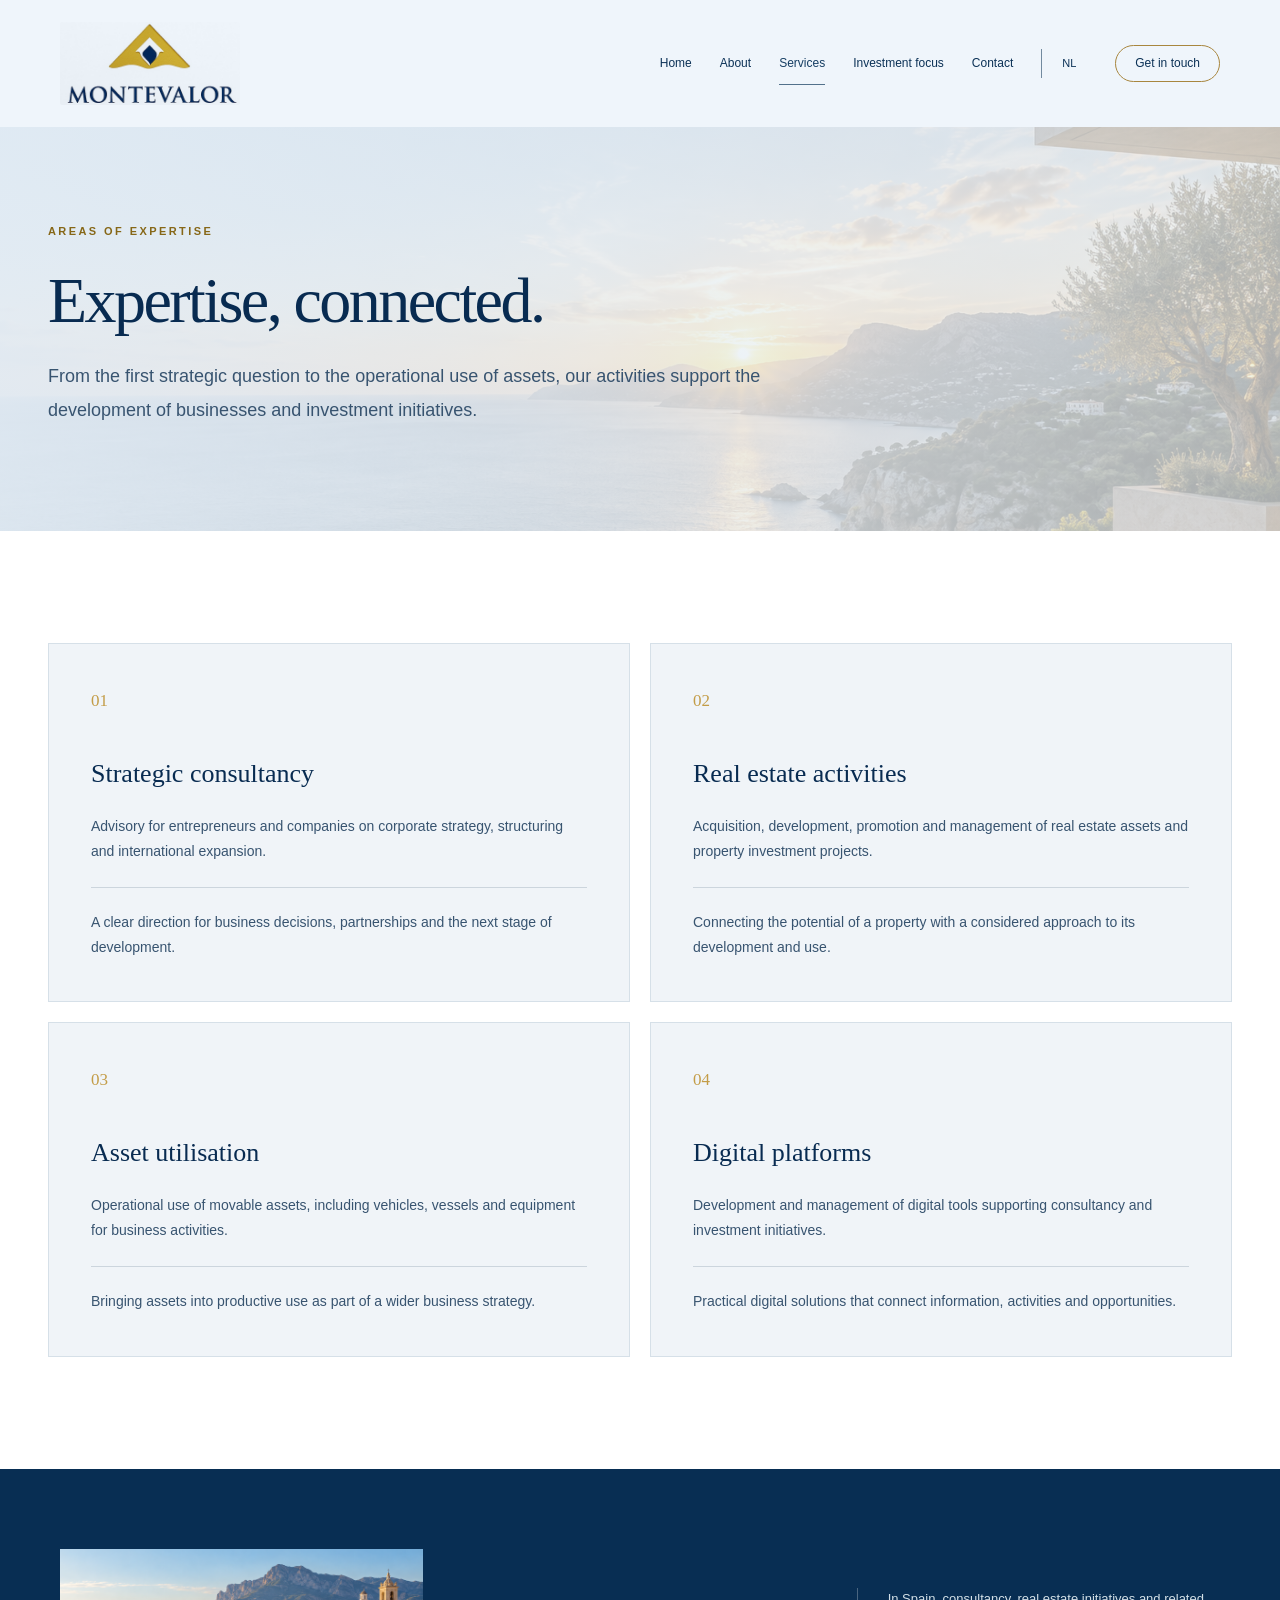
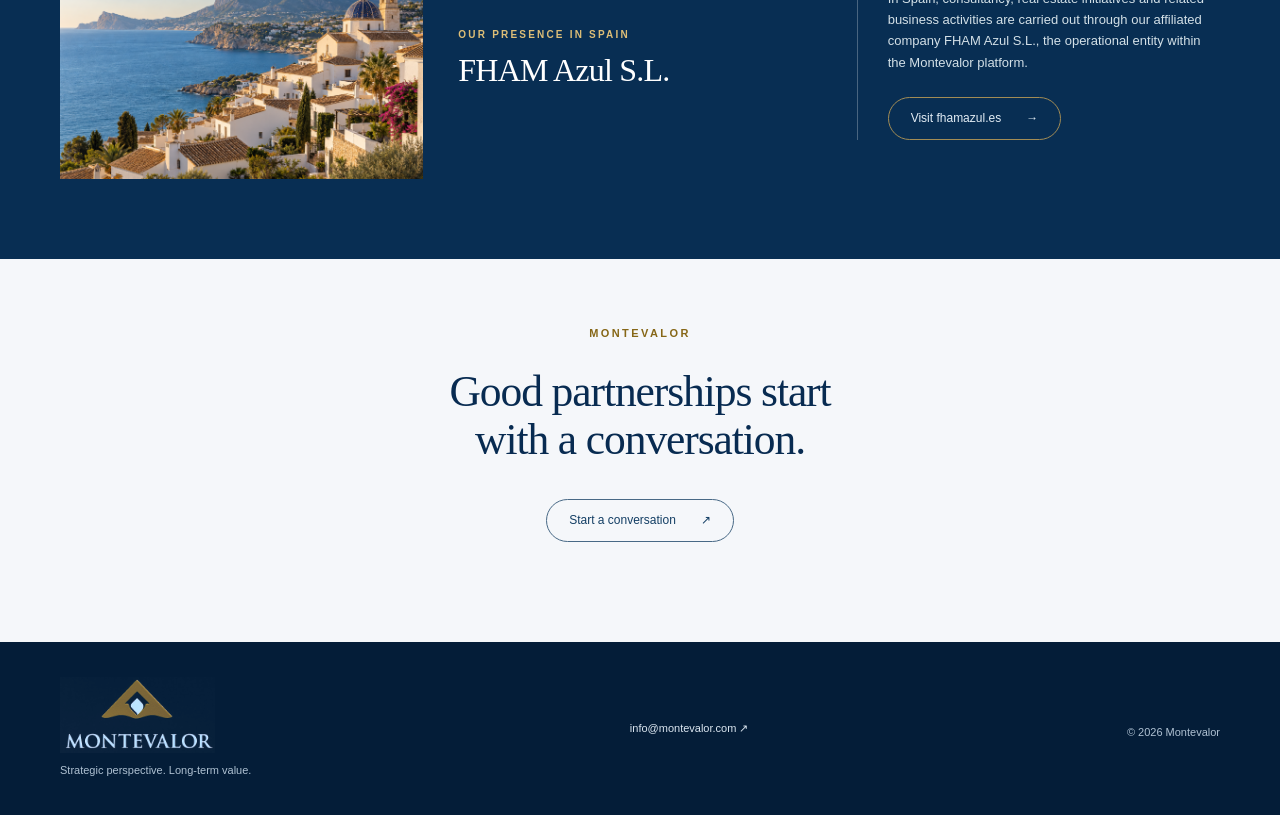
<file: services.html>
<!doctype html>
<html lang="en"><head><meta charset="utf-8"><meta name="viewport" content="width=device-width, initial-scale=1"><title>Services | Montevalor — Strategic Investments &amp; Advisory</title><meta name="description" content="From the first strategic question to the operational use of assets, our activities support the development of businesses and investment initiatives."><meta name="theme-color" content="#081e32"><link rel="canonical" href="https://montevalor.com/services.html"><link rel="alternate" hreflang="en" href="https://montevalor.com/services.html"><link rel="alternate" hreflang="nl" href="https://montevalor.com/nl/services.html"><link rel="alternate" hreflang="x-default" href="https://montevalor.com/services.html"><meta property="og:type" content="website"><meta property="og:site_name" content="Montevalor"><meta property="og:title" content="Services | Montevalor — Strategic Investments &amp; Advisory"><meta property="og:description" content="From the first strategic question to the operational use of assets, our activities support the development of businesses and investment initiatives."><meta property="og:url" content="https://montevalor.com/services.html"><meta property="og:image" content="https://montevalor.com/logo.jpg"><meta property="og:image:alt" content="Montevalor logo"><meta name="twitter:card" content="summary"><link rel="icon" href="logo.jpg" type="image/jpeg"><link rel="stylesheet" href="assets/site.css?v=3"><script src="assets/site.js" defer></script><script type="application/ld+json">{"@context": "https://schema.org", "@type": "Organization", "name": "Montevalor", "url": "https://montevalor.com/", "logo": "https://montevalor.com/logo.jpg", "email": "info@montevalor.com"}</script></head>
<body class="inner-page"><a class="skip" href="#main">Skip to content</a><header class="header"><div class="header-inner"><a class="brand" href="index.html" aria-label="Montevalor home"><span class="logo-window"><img src="logo.jpg" alt="Montevalor" width="908" height="908"></span></a><button class="menu-toggle" aria-expanded="false" aria-controls="navigation" data-open="Menu" data-close="Close menu" hidden>Menu</button><nav id="navigation" aria-label="Main navigation"><a href="index.html">Home</a><a href="about.html">About</a><a href="services.html" aria-current="page">Services</a><a href="investment-focus.html">Investment focus</a><a href="contact.html">Contact</a><a class="language" href="nl/services.html" lang="nl" hreflang="nl">NL</a><a class="nav-contact" href="contact.html">Get in touch</a></nav></div></header><main id="main"><section class="section page-hero"><p class="eyebrow">AREAS OF EXPERTISE</p><h1>Expertise, connected.</h1><p class="lead">From the first strategic question to the operational use of assets, our activities support the development of businesses and investment initiatives.</p></section><section class="section services-grid" aria-label="Services"><div class="cards"><article class="card"><span class="number">01</span><h3>Strategic consultancy</h3><p>Advisory for entrepreneurs and companies on corporate strategy, structuring and international expansion.</p><p class="detail">A clear direction for business decisions, partnerships and the next stage of development.</p></article><article class="card"><span class="number">02</span><h3>Real estate activities</h3><p>Acquisition, development, promotion and management of real estate assets and property investment projects.</p><p class="detail">Connecting the potential of a property with a considered approach to its development and use.</p></article><article class="card"><span class="number">03</span><h3>Asset utilisation</h3><p>Operational use of movable assets, including vehicles, vessels and equipment for business activities.</p><p class="detail">Bringing assets into productive use as part of a wider business strategy.</p></article><article class="card"><span class="number">04</span><h3>Digital platforms</h3><p>Development and management of digital tools supporting consultancy and investment initiatives.</p><p class="detail">Practical digital solutions that connect information, activities and opportunities.</p></article></div></section><section class="section"><div class="spain"><img class="spain-photo" src="assets/spain-coast.png" alt="Mediterranean coast" width="1536" height="1024" loading="lazy"><div><p class="eyebrow">OUR PRESENCE IN SPAIN</p><h2>FHAM Azul S.L.</h2></div><div><p>In Spain, consultancy, real estate initiatives and related business activities are carried out through our affiliated company FHAM Azul S.L., the operational entity within the Montevalor platform.</p><a class="button secondary" href="https://fhamazul.es">Visit fhamazul.es <span>→</span></a></div></div></section><section class="section invitation"><p class="eyebrow">MONTEVALOR</p><h2>Good partnerships start<br>with a conversation.</h2><a class="button " href="contact.html">Start a conversation <span aria-hidden="true">↗</span></a></section></main><footer><div class="footer-inner"><div><span class="footer-logo"><img src="logo.jpg" alt="Montevalor" width="908" height="908"></span><p>Strategic perspective. Long-term value.</p></div><a href="mailto:info@montevalor.com">info@montevalor.com ↗</a><p>© 2026 Montevalor</p></div></footer></body></html>
</file>
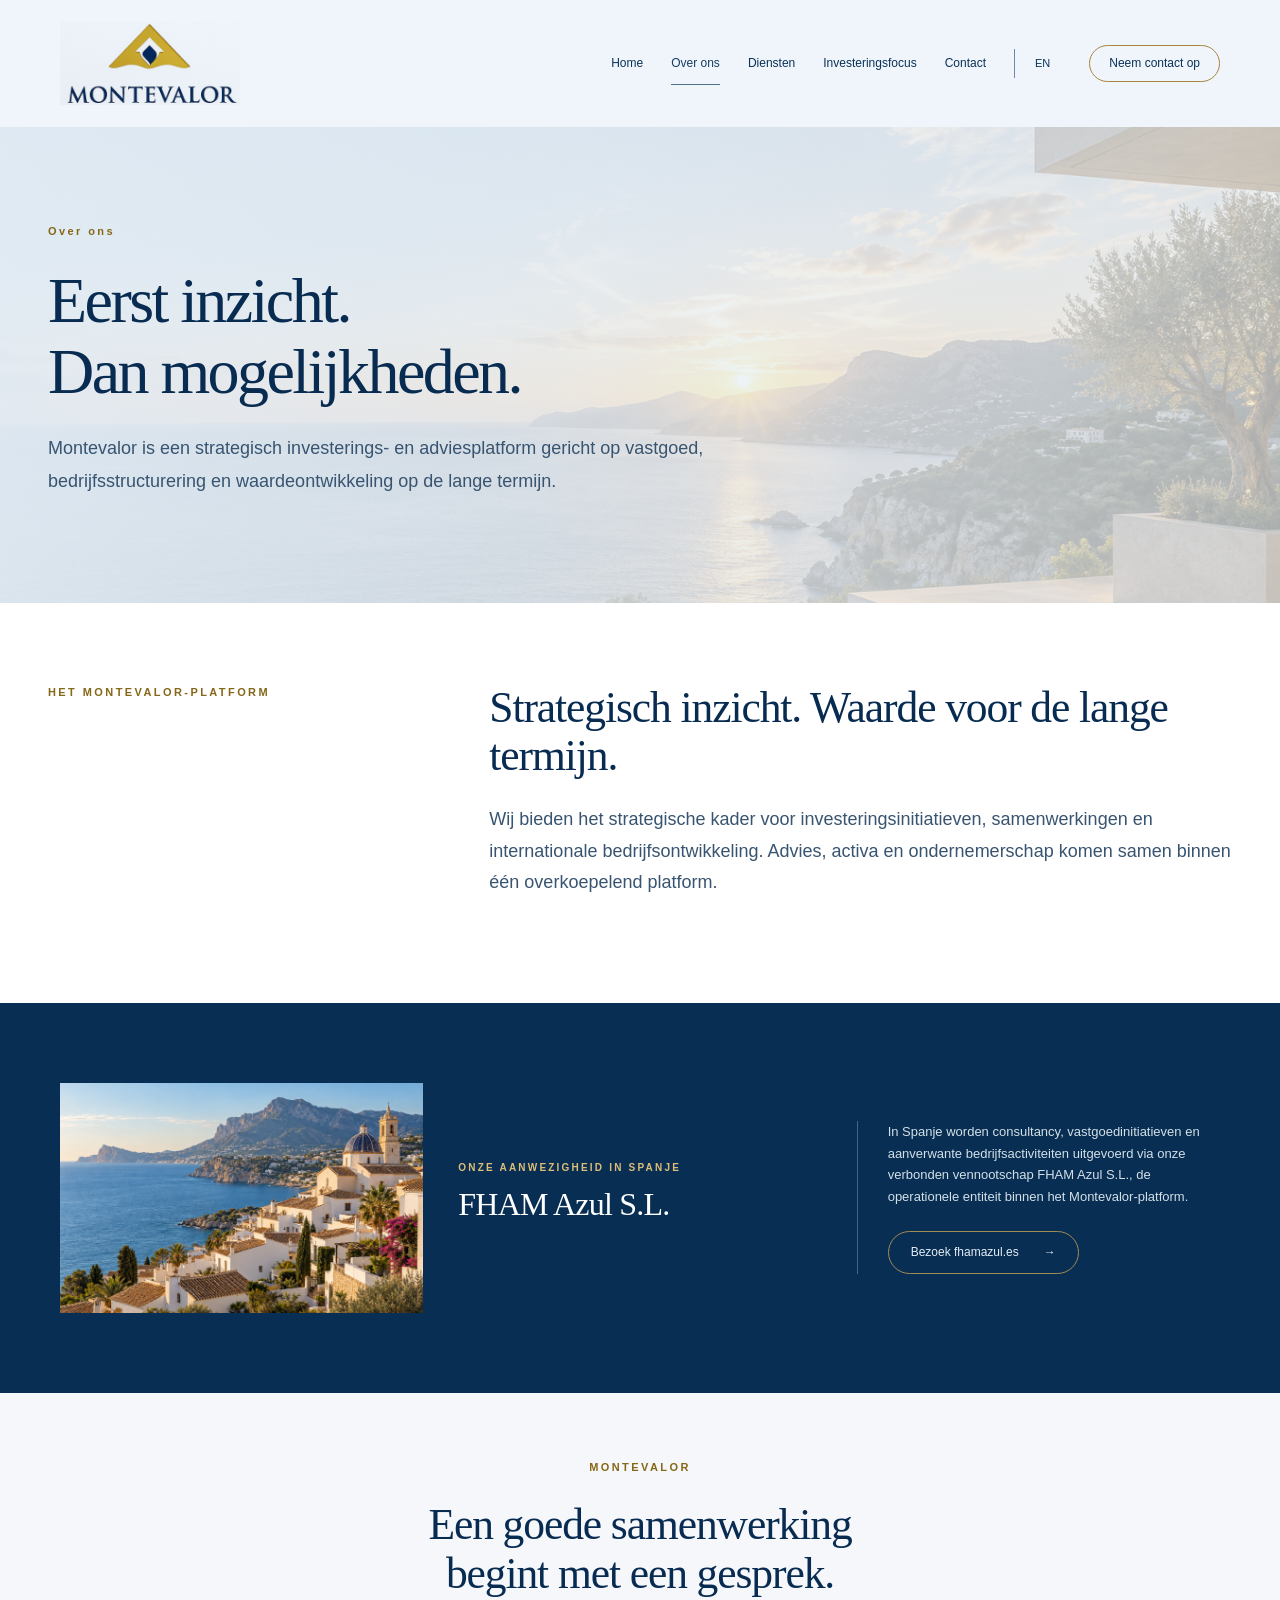
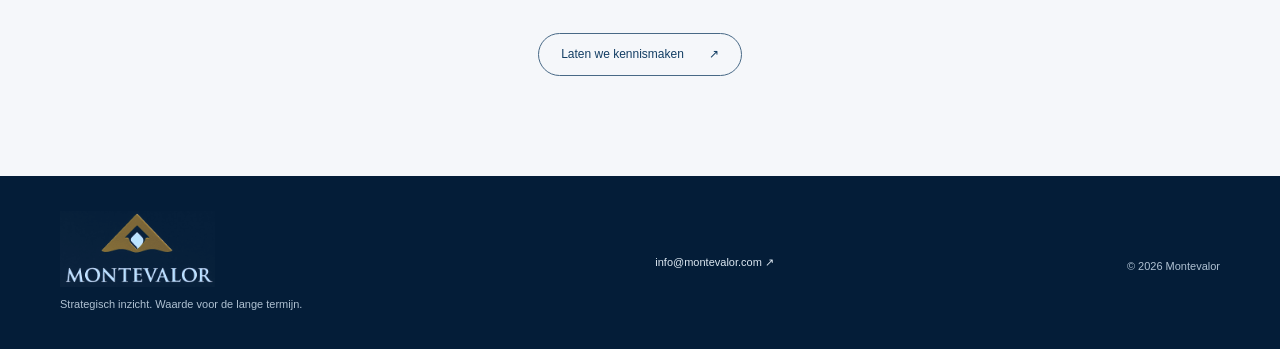
<file: nl/about.html>
<!doctype html>
<html lang="nl"><head><meta charset="utf-8"><meta name="viewport" content="width=device-width, initial-scale=1"><title>Over ons | Montevalor — Strategische investeringen &amp; advies</title><meta name="description" content="Montevalor is een strategisch investerings- en adviesplatform gericht op vastgoed, bedrijfsstructurering en waardeontwikkeling op de lange termijn."><meta name="theme-color" content="#081e32"><link rel="canonical" href="https://montevalor.com/nl/about.html"><link rel="alternate" hreflang="en" href="https://montevalor.com/about.html"><link rel="alternate" hreflang="nl" href="https://montevalor.com/nl/about.html"><link rel="alternate" hreflang="x-default" href="https://montevalor.com/about.html"><meta property="og:type" content="website"><meta property="og:site_name" content="Montevalor"><meta property="og:title" content="Over ons | Montevalor — Strategische investeringen &amp; advies"><meta property="og:description" content="Montevalor is een strategisch investerings- en adviesplatform gericht op vastgoed, bedrijfsstructurering en waardeontwikkeling op de lange termijn."><meta property="og:url" content="https://montevalor.com/nl/about.html"><meta property="og:image" content="https://montevalor.com/logo.jpg"><meta property="og:image:alt" content="Montevalor logo"><meta name="twitter:card" content="summary"><link rel="icon" href="../logo.jpg" type="image/jpeg"><link rel="stylesheet" href="../assets/site.css?v=3"><script src="../assets/site.js" defer></script><script type="application/ld+json">{"@context": "https://schema.org", "@type": "Organization", "name": "Montevalor", "url": "https://montevalor.com/", "logo": "https://montevalor.com/logo.jpg", "email": "info@montevalor.com"}</script></head>
<body class="inner-page"><a class="skip" href="#main">Naar de inhoud</a><header class="header"><div class="header-inner"><a class="brand" href="index.html" aria-label="Montevalor home"><span class="logo-window"><img src="../logo.jpg" alt="Montevalor" width="908" height="908"></span></a><button class="menu-toggle" aria-expanded="false" aria-controls="navigation" data-open="Menu" data-close="Menu sluiten" hidden>Menu</button><nav id="navigation" aria-label="Hoofdnavigatie"><a href="index.html">Home</a><a href="about.html" aria-current="page">Over ons</a><a href="services.html">Diensten</a><a href="investment-focus.html">Investeringsfocus</a><a href="contact.html">Contact</a><a class="language" href="../about.html" lang="en" hreflang="en">EN</a><a class="nav-contact" href="contact.html">Neem contact op</a></nav></div></header><main id="main"><section class="section page-hero"><p class="eyebrow">Over ons</p><h1>Eerst inzicht.<br>Dan mogelijkheden.</h1><p class="lead">Montevalor is een strategisch investerings- en adviesplatform gericht op vastgoed, bedrijfsstructurering en waardeontwikkeling op de lange termijn.</p></section><section class="section intro-grid"><p class="eyebrow">HET MONTEVALOR-PLATFORM</p><div><h2>Strategisch inzicht. Waarde voor de lange termijn.</h2><p>Wij bieden het strategische kader voor investeringsinitiatieven, samenwerkingen en internationale bedrijfsontwikkeling. Advies, activa en ondernemerschap komen samen binnen één overkoepelend platform.</p></div></section><section class="section"><div class="spain"><img class="spain-photo" src="../assets/spain-coast.png" alt="Mediterrane kust" width="1536" height="1024" loading="lazy"><div><p class="eyebrow">ONZE AANWEZIGHEID IN SPANJE</p><h2>FHAM Azul S.L.</h2></div><div><p>In Spanje worden consultancy, vastgoedinitiatieven en aanverwante bedrijfsactiviteiten uitgevoerd via onze verbonden vennootschap FHAM Azul S.L., de operationele entiteit binnen het Montevalor-platform.</p><a class="button secondary" href="https://fhamazul.es">Bezoek fhamazul.es <span>→</span></a></div></div></section><section class="section invitation"><p class="eyebrow">MONTEVALOR</p><h2>Een goede samenwerking<br>begint met een gesprek.</h2><a class="button " href="contact.html">Laten we kennismaken <span aria-hidden="true">↗</span></a></section></main><footer><div class="footer-inner"><div><span class="footer-logo"><img src="../logo.jpg" alt="Montevalor" width="908" height="908"></span><p>Strategisch inzicht. Waarde voor de lange termijn.</p></div><a href="mailto:info@montevalor.com">info@montevalor.com ↗</a><p>© 2026 Montevalor</p></div></footer></body></html>
</file>
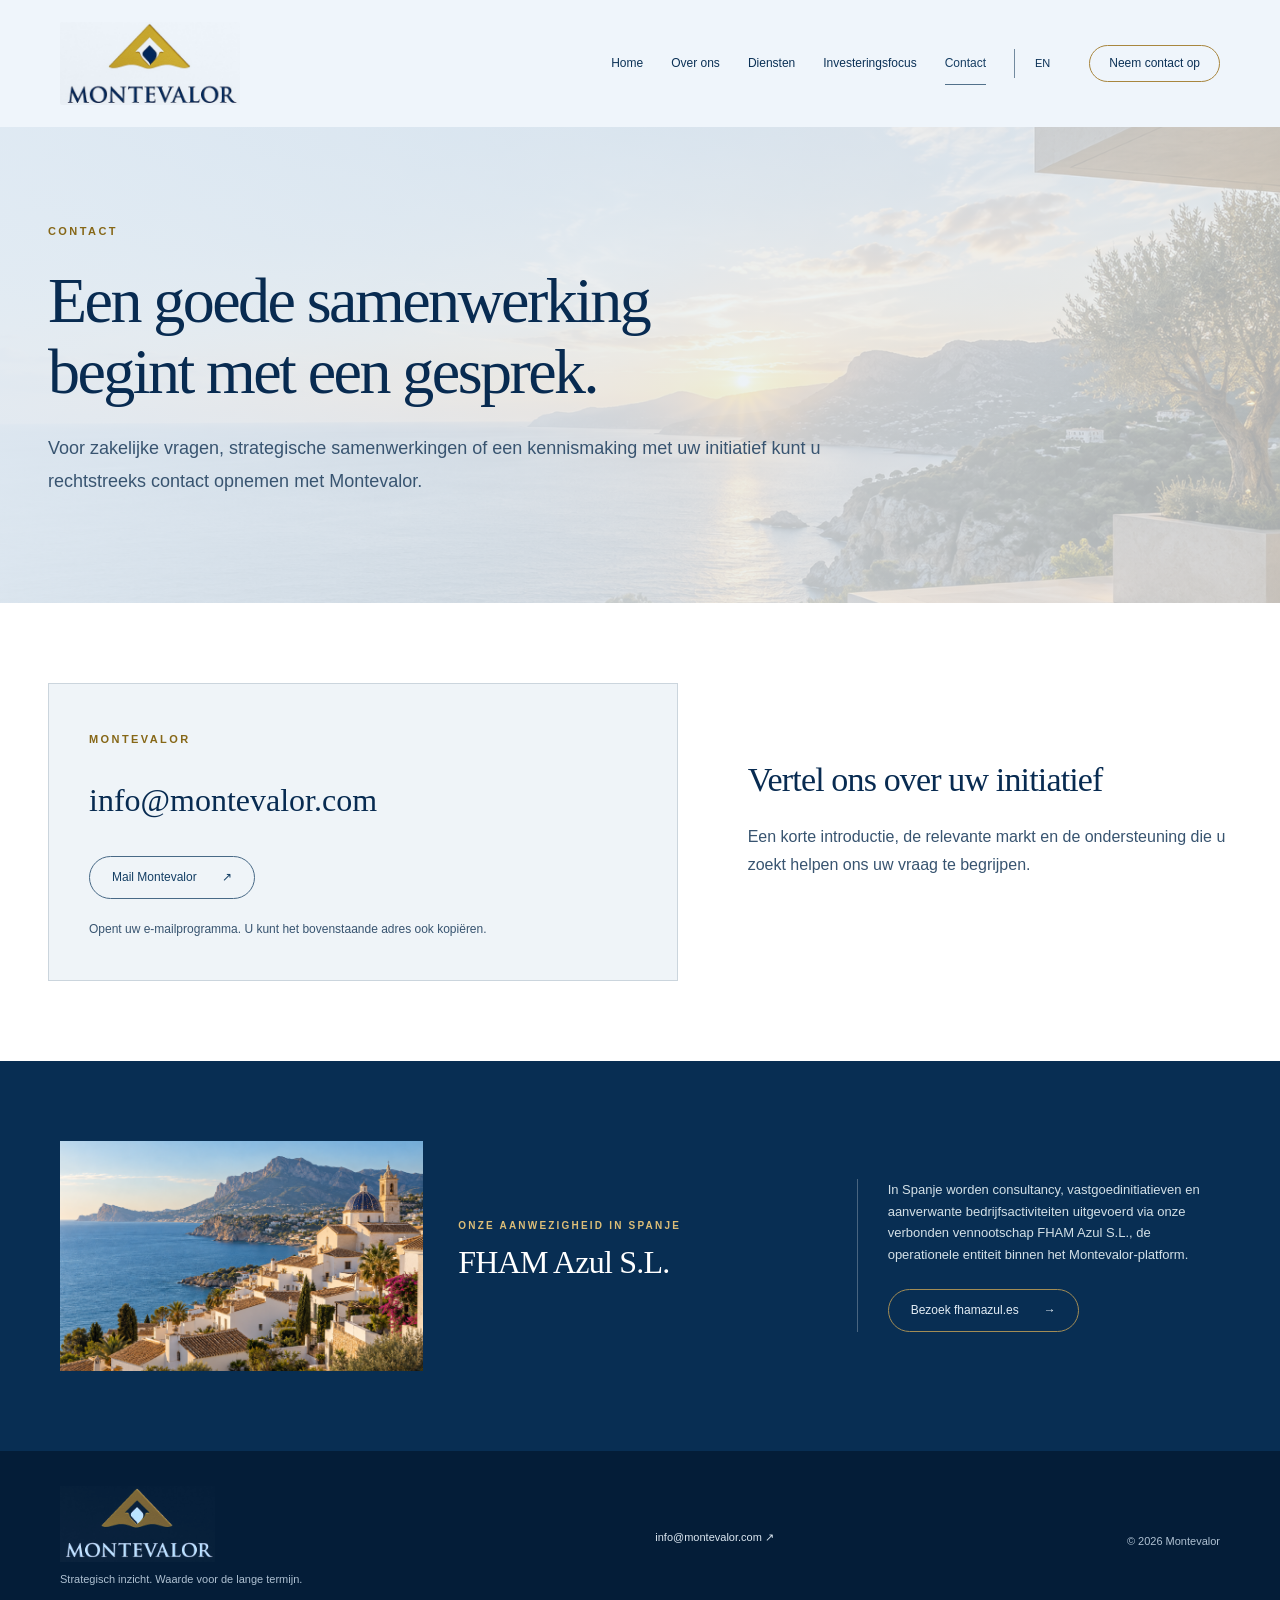
<file: nl/contact.html>
<!doctype html>
<html lang="nl"><head><meta charset="utf-8"><meta name="viewport" content="width=device-width, initial-scale=1"><title>Contact | Montevalor — Strategische investeringen &amp; advies</title><meta name="description" content="Voor zakelijke vragen, strategische samenwerkingen of een kennismaking met uw initiatief kunt u rechtstreeks contact opnemen met Montevalor."><meta name="theme-color" content="#081e32"><link rel="canonical" href="https://montevalor.com/nl/contact.html"><link rel="alternate" hreflang="en" href="https://montevalor.com/contact.html"><link rel="alternate" hreflang="nl" href="https://montevalor.com/nl/contact.html"><link rel="alternate" hreflang="x-default" href="https://montevalor.com/contact.html"><meta property="og:type" content="website"><meta property="og:site_name" content="Montevalor"><meta property="og:title" content="Contact | Montevalor — Strategische investeringen &amp; advies"><meta property="og:description" content="Voor zakelijke vragen, strategische samenwerkingen of een kennismaking met uw initiatief kunt u rechtstreeks contact opnemen met Montevalor."><meta property="og:url" content="https://montevalor.com/nl/contact.html"><meta property="og:image" content="https://montevalor.com/logo.jpg"><meta property="og:image:alt" content="Montevalor logo"><meta name="twitter:card" content="summary"><link rel="icon" href="../logo.jpg" type="image/jpeg"><link rel="stylesheet" href="../assets/site.css?v=3"><script src="../assets/site.js" defer></script><script type="application/ld+json">{"@context": "https://schema.org", "@type": "Organization", "name": "Montevalor", "url": "https://montevalor.com/", "logo": "https://montevalor.com/logo.jpg", "email": "info@montevalor.com"}</script></head>
<body class="inner-page"><a class="skip" href="#main">Naar de inhoud</a><header class="header"><div class="header-inner"><a class="brand" href="index.html" aria-label="Montevalor home"><span class="logo-window"><img src="../logo.jpg" alt="Montevalor" width="908" height="908"></span></a><button class="menu-toggle" aria-expanded="false" aria-controls="navigation" data-open="Menu" data-close="Menu sluiten" hidden>Menu</button><nav id="navigation" aria-label="Hoofdnavigatie"><a href="index.html">Home</a><a href="about.html">Over ons</a><a href="services.html">Diensten</a><a href="investment-focus.html">Investeringsfocus</a><a href="contact.html" aria-current="page">Contact</a><a class="language" href="../contact.html" lang="en" hreflang="en">EN</a><a class="nav-contact" href="contact.html">Neem contact op</a></nav></div></header><main id="main"><section id="contact" class="section page-hero"><p class="eyebrow">CONTACT</p><h1>Een goede samenwerking<br>begint met een gesprek.</h1><p class="lead">Voor zakelijke vragen, strategische samenwerkingen of een kennismaking met uw initiatief kunt u rechtstreeks contact opnemen met Montevalor.</p></section><section class="section contact-grid"><div class="contact-card"><span class="eyebrow">MONTEVALOR</span><a class="email" href="mailto:info@montevalor.com">info@montevalor.com</a><a class="button " href="mailto:info@montevalor.com">Mail Montevalor <span aria-hidden="true">↗</span></a><p class="small">Opent uw e-mailprogramma. U kunt het bovenstaande adres ook kopiëren.</p></div><div><h2>Vertel ons over uw initiatief</h2><p>Een korte introductie, de relevante markt en de ondersteuning die u zoekt helpen ons uw vraag te begrijpen.</p></div></section><section class="section"><div class="spain"><img class="spain-photo" src="../assets/spain-coast.png" alt="Mediterrane kust" width="1536" height="1024" loading="lazy"><div><p class="eyebrow">ONZE AANWEZIGHEID IN SPANJE</p><h2>FHAM Azul S.L.</h2></div><div><p>In Spanje worden consultancy, vastgoedinitiatieven en aanverwante bedrijfsactiviteiten uitgevoerd via onze verbonden vennootschap FHAM Azul S.L., de operationele entiteit binnen het Montevalor-platform.</p><a class="button secondary" href="https://fhamazul.es">Bezoek fhamazul.es <span>→</span></a></div></div></section></main><footer><div class="footer-inner"><div><span class="footer-logo"><img src="../logo.jpg" alt="Montevalor" width="908" height="908"></span><p>Strategisch inzicht. Waarde voor de lange termijn.</p></div><a href="mailto:info@montevalor.com">info@montevalor.com ↗</a><p>© 2026 Montevalor</p></div></footer></body></html>
</file>
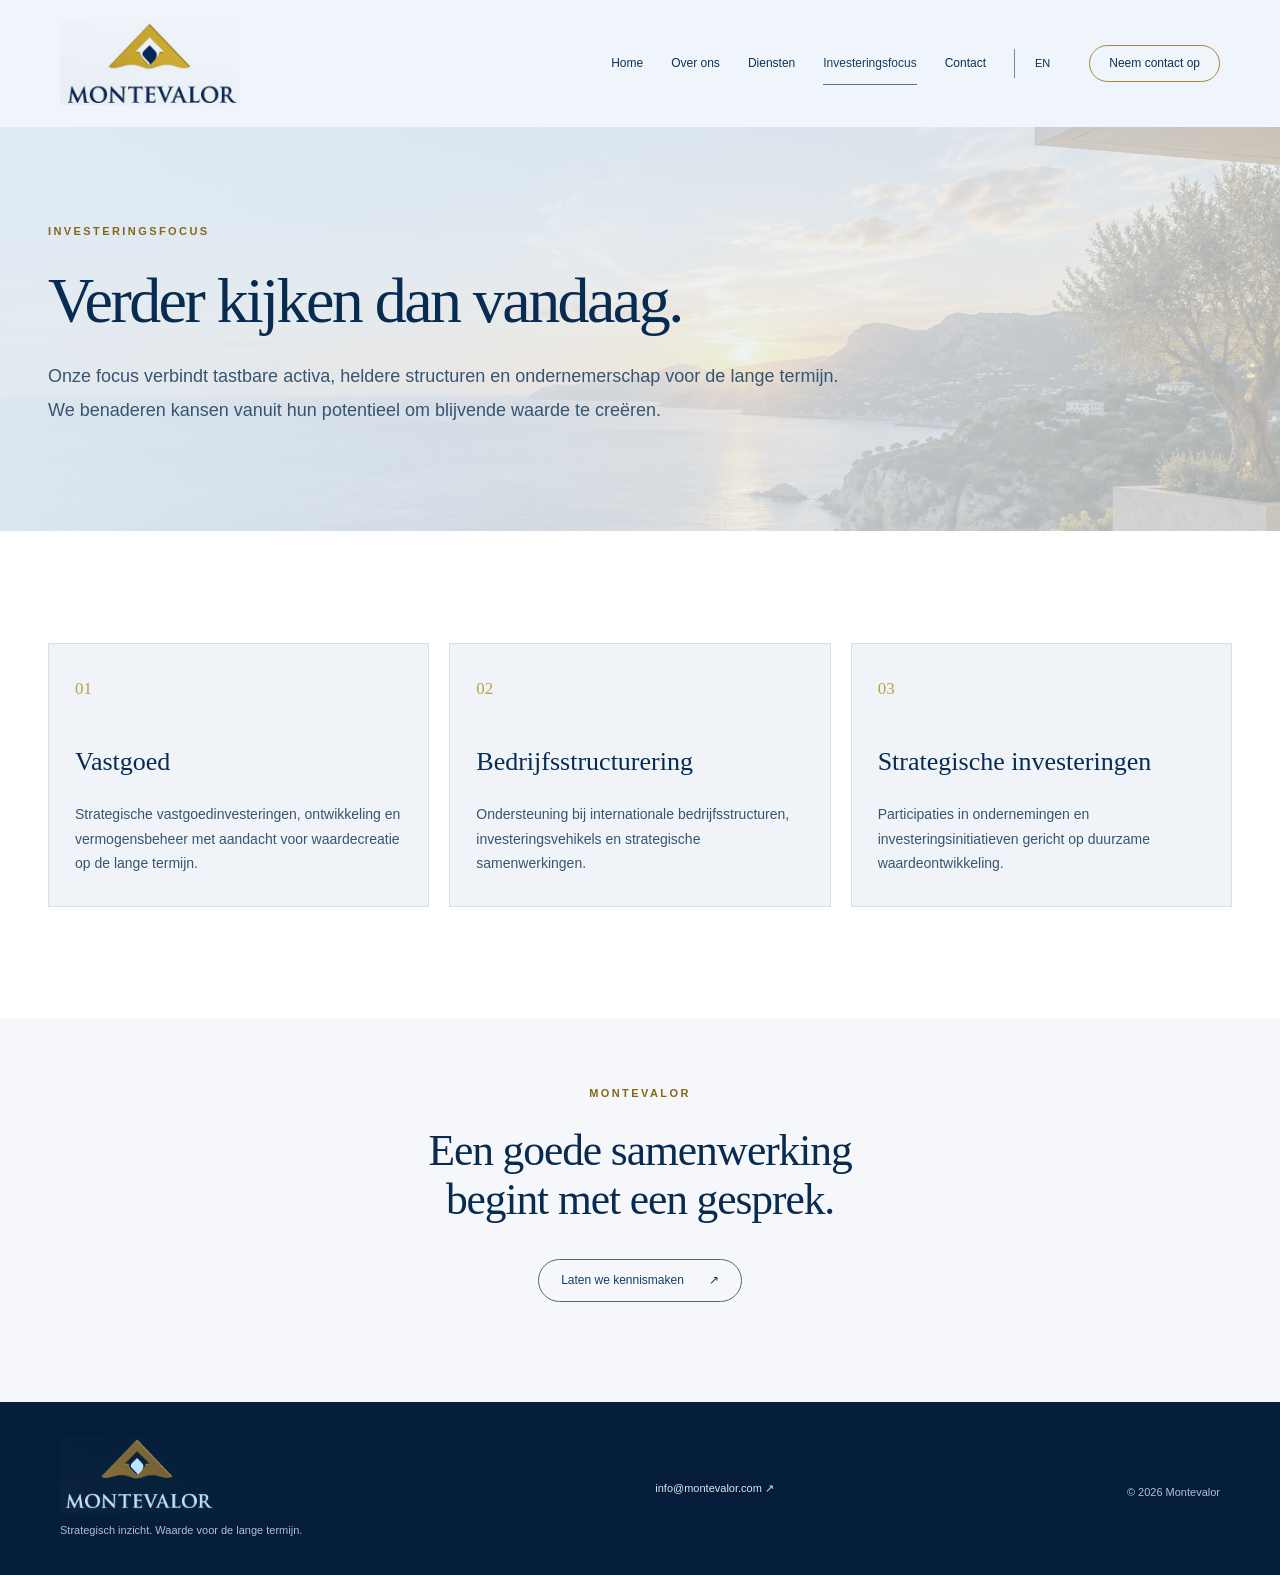
<file: nl/investment-focus.html>
<!doctype html>
<html lang="nl"><head><meta charset="utf-8"><meta name="viewport" content="width=device-width, initial-scale=1"><title>Investeringsfocus | Montevalor — Strategische investeringen &amp; advies</title><meta name="description" content="Onze focus verbindt tastbare activa, heldere structuren en ondernemerschap voor de lange termijn. We benaderen kansen vanuit hun potentieel om blijvende waarde te creëren."><meta name="theme-color" content="#081e32"><link rel="canonical" href="https://montevalor.com/nl/investment-focus.html"><link rel="alternate" hreflang="en" href="https://montevalor.com/investment-focus.html"><link rel="alternate" hreflang="nl" href="https://montevalor.com/nl/investment-focus.html"><link rel="alternate" hreflang="x-default" href="https://montevalor.com/investment-focus.html"><meta property="og:type" content="website"><meta property="og:site_name" content="Montevalor"><meta property="og:title" content="Investeringsfocus | Montevalor — Strategische investeringen &amp; advies"><meta property="og:description" content="Onze focus verbindt tastbare activa, heldere structuren en ondernemerschap voor de lange termijn. We benaderen kansen vanuit hun potentieel om blijvende waarde te creëren."><meta property="og:url" content="https://montevalor.com/nl/investment-focus.html"><meta property="og:image" content="https://montevalor.com/logo.jpg"><meta property="og:image:alt" content="Montevalor logo"><meta name="twitter:card" content="summary"><link rel="icon" href="../logo.jpg" type="image/jpeg"><link rel="stylesheet" href="../assets/site.css?v=3"><script src="../assets/site.js" defer></script><script type="application/ld+json">{"@context": "https://schema.org", "@type": "Organization", "name": "Montevalor", "url": "https://montevalor.com/", "logo": "https://montevalor.com/logo.jpg", "email": "info@montevalor.com"}</script></head>
<body class="inner-page"><a class="skip" href="#main">Naar de inhoud</a><header class="header"><div class="header-inner"><a class="brand" href="index.html" aria-label="Montevalor home"><span class="logo-window"><img src="../logo.jpg" alt="Montevalor" width="908" height="908"></span></a><button class="menu-toggle" aria-expanded="false" aria-controls="navigation" data-open="Menu" data-close="Menu sluiten" hidden>Menu</button><nav id="navigation" aria-label="Hoofdnavigatie"><a href="index.html">Home</a><a href="about.html">Over ons</a><a href="services.html">Diensten</a><a href="investment-focus.html" aria-current="page">Investeringsfocus</a><a href="contact.html">Contact</a><a class="language" href="../investment-focus.html" lang="en" hreflang="en">EN</a><a class="nav-contact" href="contact.html">Neem contact op</a></nav></div></header><main id="main"><section class="section page-hero"><p class="eyebrow">INVESTERINGSFOCUS</p><h1>Verder kijken dan vandaag.</h1><p class="lead">Onze focus verbindt tastbare activa, heldere structuren en ondernemerschap voor de lange termijn. We benaderen kansen vanuit hun potentieel om blijvende waarde te creëren.</p></section><section class="section focus-grid" aria-label="Investeringsfocus"><div class="cards"><article class="card"><span class="number">01</span><h3>Vastgoed</h3><p>Strategische vastgoedinvesteringen, ontwikkeling en vermogensbeheer met aandacht voor waardecreatie op de lange termijn.</p></article><article class="card"><span class="number">02</span><h3>Bedrijfsstructurering</h3><p>Ondersteuning bij internationale bedrijfsstructuren, investeringsvehikels en strategische samenwerkingen.</p></article><article class="card"><span class="number">03</span><h3>Strategische investeringen</h3><p>Participaties in ondernemingen en investeringsinitiatieven gericht op duurzame waardeontwikkeling.</p></article></div></section><section class="section invitation"><p class="eyebrow">MONTEVALOR</p><h2>Een goede samenwerking<br>begint met een gesprek.</h2><a class="button " href="contact.html">Laten we kennismaken <span aria-hidden="true">↗</span></a></section></main><footer><div class="footer-inner"><div><span class="footer-logo"><img src="../logo.jpg" alt="Montevalor" width="908" height="908"></span><p>Strategisch inzicht. Waarde voor de lange termijn.</p></div><a href="mailto:info@montevalor.com">info@montevalor.com ↗</a><p>© 2026 Montevalor</p></div></footer></body></html>
</file>
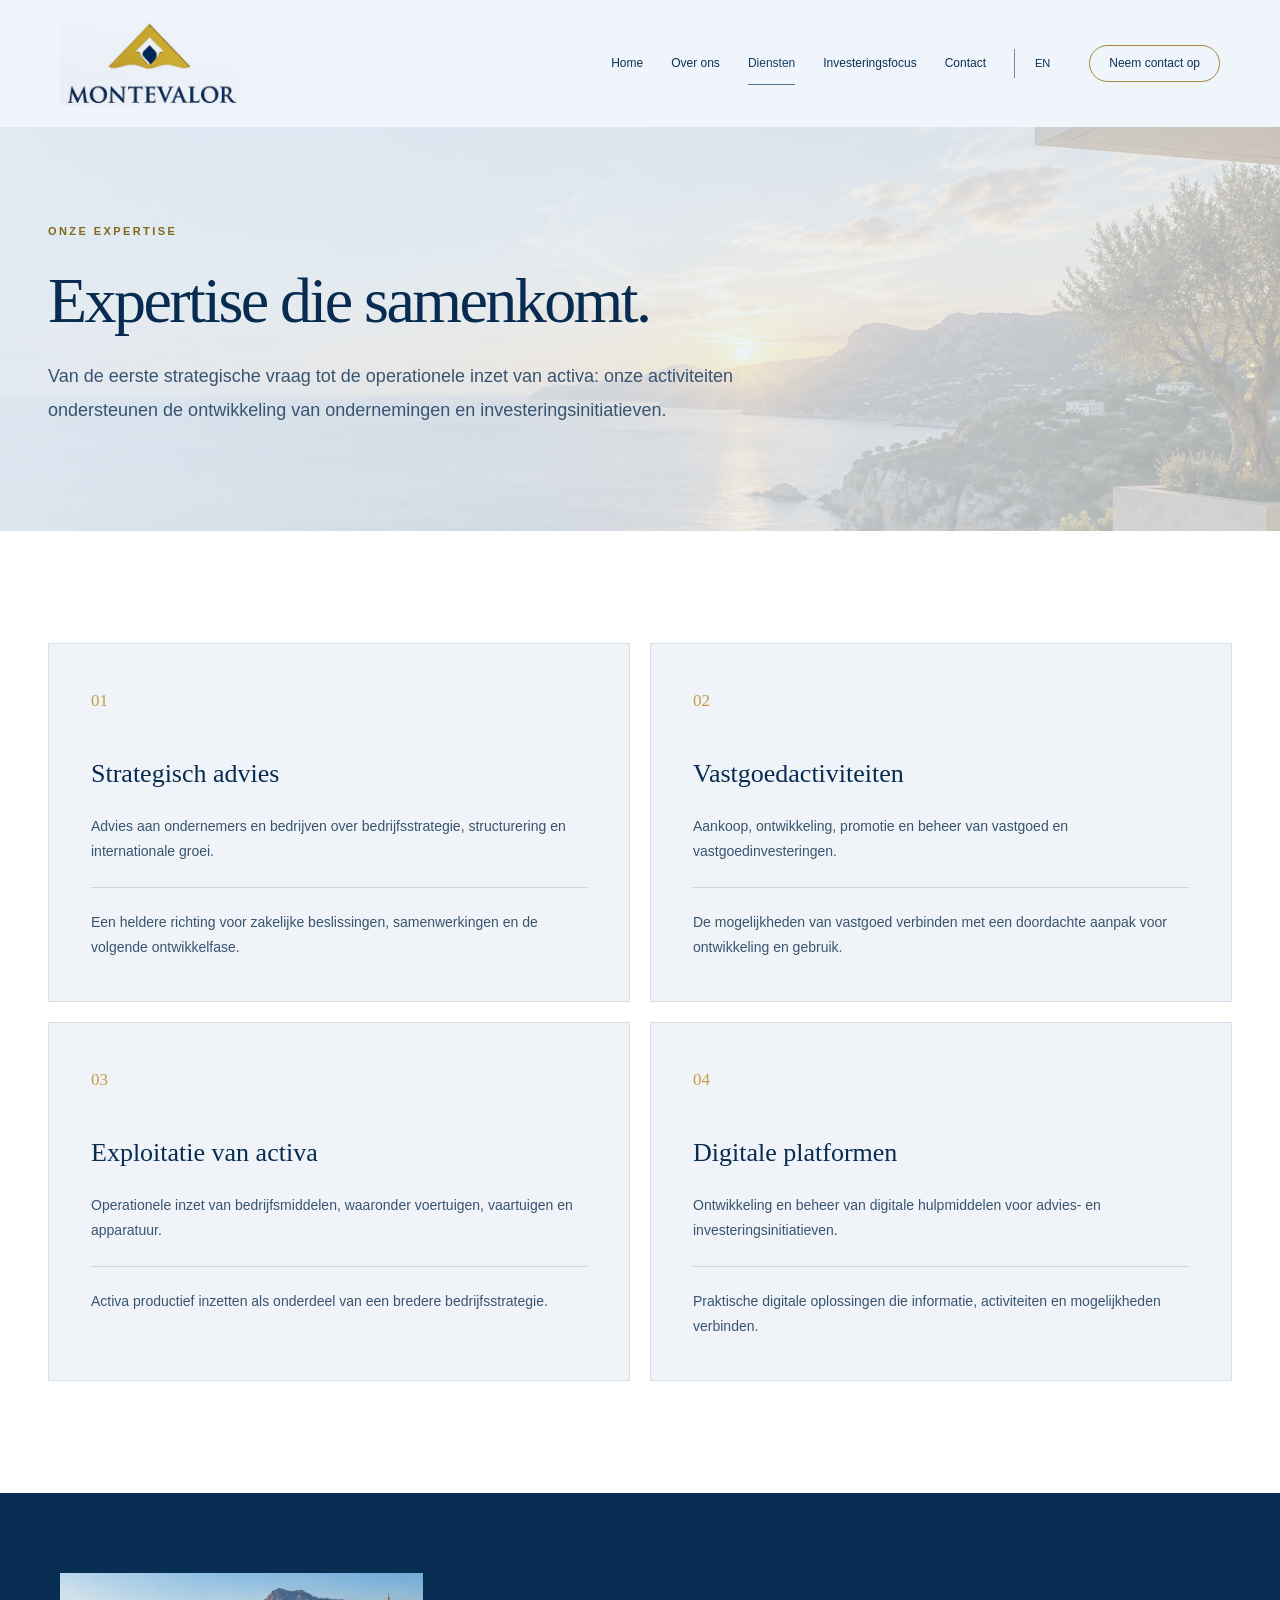
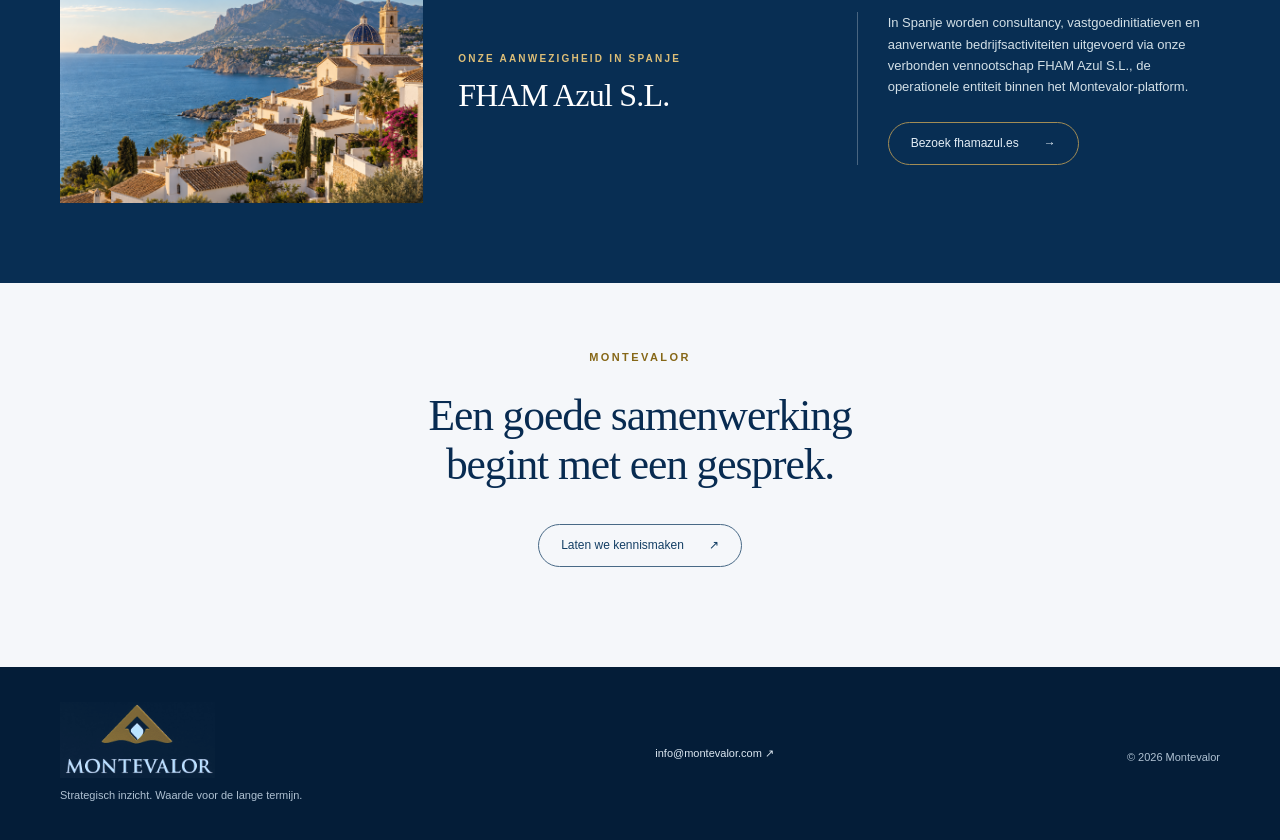
<file: nl/services.html>
<!doctype html>
<html lang="nl"><head><meta charset="utf-8"><meta name="viewport" content="width=device-width, initial-scale=1"><title>Diensten | Montevalor — Strategische investeringen &amp; advies</title><meta name="description" content="Van de eerste strategische vraag tot de operationele inzet van activa: onze activiteiten ondersteunen de ontwikkeling van ondernemingen en investeringsinitiatieven."><meta name="theme-color" content="#081e32"><link rel="canonical" href="https://montevalor.com/nl/services.html"><link rel="alternate" hreflang="en" href="https://montevalor.com/services.html"><link rel="alternate" hreflang="nl" href="https://montevalor.com/nl/services.html"><link rel="alternate" hreflang="x-default" href="https://montevalor.com/services.html"><meta property="og:type" content="website"><meta property="og:site_name" content="Montevalor"><meta property="og:title" content="Diensten | Montevalor — Strategische investeringen &amp; advies"><meta property="og:description" content="Van de eerste strategische vraag tot de operationele inzet van activa: onze activiteiten ondersteunen de ontwikkeling van ondernemingen en investeringsinitiatieven."><meta property="og:url" content="https://montevalor.com/nl/services.html"><meta property="og:image" content="https://montevalor.com/logo.jpg"><meta property="og:image:alt" content="Montevalor logo"><meta name="twitter:card" content="summary"><link rel="icon" href="../logo.jpg" type="image/jpeg"><link rel="stylesheet" href="../assets/site.css?v=3"><script src="../assets/site.js" defer></script><script type="application/ld+json">{"@context": "https://schema.org", "@type": "Organization", "name": "Montevalor", "url": "https://montevalor.com/", "logo": "https://montevalor.com/logo.jpg", "email": "info@montevalor.com"}</script></head>
<body class="inner-page"><a class="skip" href="#main">Naar de inhoud</a><header class="header"><div class="header-inner"><a class="brand" href="index.html" aria-label="Montevalor home"><span class="logo-window"><img src="../logo.jpg" alt="Montevalor" width="908" height="908"></span></a><button class="menu-toggle" aria-expanded="false" aria-controls="navigation" data-open="Menu" data-close="Menu sluiten" hidden>Menu</button><nav id="navigation" aria-label="Hoofdnavigatie"><a href="index.html">Home</a><a href="about.html">Over ons</a><a href="services.html" aria-current="page">Diensten</a><a href="investment-focus.html">Investeringsfocus</a><a href="contact.html">Contact</a><a class="language" href="../services.html" lang="en" hreflang="en">EN</a><a class="nav-contact" href="contact.html">Neem contact op</a></nav></div></header><main id="main"><section class="section page-hero"><p class="eyebrow">ONZE EXPERTISE</p><h1>Expertise die samenkomt.</h1><p class="lead">Van de eerste strategische vraag tot de operationele inzet van activa: onze activiteiten ondersteunen de ontwikkeling van ondernemingen en investeringsinitiatieven.</p></section><section class="section services-grid" aria-label="Diensten"><div class="cards"><article class="card"><span class="number">01</span><h3>Strategisch advies</h3><p>Advies aan ondernemers en bedrijven over bedrijfsstrategie, structurering en internationale groei.</p><p class="detail">Een heldere richting voor zakelijke beslissingen, samenwerkingen en de volgende ontwikkelfase.</p></article><article class="card"><span class="number">02</span><h3>Vastgoedactiviteiten</h3><p>Aankoop, ontwikkeling, promotie en beheer van vastgoed en vastgoedinvesteringen.</p><p class="detail">De mogelijkheden van vastgoed verbinden met een doordachte aanpak voor ontwikkeling en gebruik.</p></article><article class="card"><span class="number">03</span><h3>Exploitatie van activa</h3><p>Operationele inzet van bedrijfsmiddelen, waaronder voertuigen, vaartuigen en apparatuur.</p><p class="detail">Activa productief inzetten als onderdeel van een bredere bedrijfsstrategie.</p></article><article class="card"><span class="number">04</span><h3>Digitale platformen</h3><p>Ontwikkeling en beheer van digitale hulpmiddelen voor advies- en investeringsinitiatieven.</p><p class="detail">Praktische digitale oplossingen die informatie, activiteiten en mogelijkheden verbinden.</p></article></div></section><section class="section"><div class="spain"><img class="spain-photo" src="../assets/spain-coast.png" alt="Mediterrane kust" width="1536" height="1024" loading="lazy"><div><p class="eyebrow">ONZE AANWEZIGHEID IN SPANJE</p><h2>FHAM Azul S.L.</h2></div><div><p>In Spanje worden consultancy, vastgoedinitiatieven en aanverwante bedrijfsactiviteiten uitgevoerd via onze verbonden vennootschap FHAM Azul S.L., de operationele entiteit binnen het Montevalor-platform.</p><a class="button secondary" href="https://fhamazul.es">Bezoek fhamazul.es <span>→</span></a></div></div></section><section class="section invitation"><p class="eyebrow">MONTEVALOR</p><h2>Een goede samenwerking<br>begint met een gesprek.</h2><a class="button " href="contact.html">Laten we kennismaken <span aria-hidden="true">↗</span></a></section></main><footer><div class="footer-inner"><div><span class="footer-logo"><img src="../logo.jpg" alt="Montevalor" width="908" height="908"></span><p>Strategisch inzicht. Waarde voor de lange termijn.</p></div><a href="mailto:info@montevalor.com">info@montevalor.com ↗</a><p>© 2026 Montevalor</p></div></footer></body></html>
</file>
<file: assets/site.css>
:root{--navy:#081e32;--blue:#164d69;--gold:#ddbe77;--text:#f4f2ec;--muted:#becdd7;--line:rgba(213,222,227,.18)}*{box-sizing:border-box}html{scroll-behavior:smooth;scroll-padding-top:110px}body{margin:0;background:var(--navy);color:var(--text);font:16px/1.75 -apple-system,BlinkMacSystemFont,"Segoe UI",sans-serif}a{color:inherit;text-decoration:none}button{font:inherit}a,button{-webkit-tap-highlight-color:transparent}a:focus-visible,button:focus-visible{outline:3px solid var(--gold);outline-offset:6px}p{color:var(--muted);margin:0 0 24px}h1,h2,h3{font-family:Georgia,"Times New Roman",serif;font-weight:400;line-height:1.12;margin:0 0 24px}h1{font-size:clamp(44px,5.4vw,78px);letter-spacing:-.04em}h1 em{font-weight:400;color:var(--gold)}h2{font-size:clamp(32px,3.4vw,48px);letter-spacing:-.025em}h3{font-size:26px;line-height:1.25}.eyebrow{font-size:11px;letter-spacing:.22em;color:var(--gold);font-weight:600;line-height:1.7;margin-bottom:24px}.header{position:sticky;top:0;z-index:20;background:rgba(7,26,44,.94);backdrop-filter:blur(18px);border-bottom:1px solid var(--line)}.header-inner{max-width:1280px;margin:auto;padding:16px 48px;display:flex;align-items:center;justify-content:space-between;gap:30px}.brand{display:block;flex-shrink:0}.logo-window{display:block;position:relative;width:142px;height:64px;overflow:hidden;background:#fff;border-radius:2px}.logo-window img{position:absolute;max-width:none;width:166px;height:166px;left:-12px;top:-43px}nav{display:flex;align-items:center;gap:28px}nav a{font-size:13px;padding:10px 0;color:#d6e0e6;white-space:nowrap}nav a:hover,nav a[aria-current]{color:var(--gold)}nav a[aria-current]{box-shadow:0 1px var(--gold)}nav .language{border:1px solid var(--line);padding:5px 11px;font-size:11px}.hero{max-width:1440px;margin:auto;min-height:660px;display:grid;grid-template-columns:1.25fr 1fr;align-items:center;padding:85px max(48px,calc((100% - 1184px)/2));gap:55px;position:relative;background:radial-gradient(ellipse at 84% 65%,#206584 0,transparent 55%),linear-gradient(125deg,#081e32,#0e354e);overflow:hidden}.hero-copy{position:relative;z-index:1}.lead{font-size:18px;max-width:640px;line-height:1.85}.actions{display:flex;gap:14px;flex-wrap:wrap;margin-top:35px}.button{display:inline-flex;align-items:center;justify-content:space-between;gap:24px;padding:13px 22px;background:var(--gold);color:#102b40;font-size:13px;font-weight:600;border:1px solid var(--gold);transition:background .2s,transform .2s}.button:hover{background:#edcf8a;transform:translateY(-2px)}.button.secondary{color:var(--text);background:transparent;border-color:rgba(255,255,255,.3)}.button.secondary:hover{background:rgba(255,255,255,.08)}.hero-art{position:relative;display:flex;min-width:0;align-items:center;justify-content:center;flex-direction:column;padding:35px 0}.orbit{position:absolute;width:460px;height:460px;max-width:120%;border:1px solid rgba(223,192,118,.25);border-radius:50%;transform:rotate(-25deg)}.orbit:before,.orbit:after{content:"";position:absolute;inset:28px -18px;border:1px solid rgba(223,192,118,.14);border-radius:50%}.orbit:after{inset:65px -40px}.logo-plaque{position:relative;width:100%;max-width:355px;aspect-ratio:1;background:#fff;box-shadow:0 30px 80px #03142277;border:8px solid rgba(255,255,255,.1);transform:rotate(-3deg)}.logo-plaque img{width:100%;height:100%;display:block}.art-caption{position:relative;font-size:9px;letter-spacing:.2em;margin-top:42px;color:#d4dee3}.horizon{max-width:1280px;margin:auto;display:flex;justify-content:space-between;gap:20px;padding:23px 48px;border-bottom:1px solid var(--line);font-size:10px;letter-spacing:.15em;color:var(--muted)}.horizon span:first-child{color:var(--gold)}.section{max-width:1280px;margin:auto;padding:80px 48px}.intro-grid{display:grid;grid-template-columns:1fr 2fr;gap:70px}.intro-grid p:not(.eyebrow){max-width:750px;font-size:18px}.text-link{display:inline-block;border-bottom:1px solid var(--gold);padding-bottom:5px;font-size:13px;color:var(--gold);margin-top:15px}.section-heading{display:flex;align-items:center;justify-content:space-between;gap:24px;margin-bottom:15px}.cards{display:grid;grid-template-columns:repeat(auto-fit,minmax(225px,1fr));gap:20px;margin:32px 0}.card{padding:30px 26px;background:linear-gradient(145deg,rgba(70,115,143,.19),rgba(32,65,88,.14));border:1px solid var(--line);position:relative}.number{font-family:Georgia,serif;color:var(--gold);display:block;margin-bottom:42px;font-size:17px}.card p{font-size:14px;margin-bottom:0}.card .detail{border-top:1px solid var(--line);padding-top:22px;margin-top:24px}.spain{padding:55px;background:linear-gradient(115deg,#163d54,#164f6a);display:grid;grid-template-columns:1fr 1fr;gap:55px;border:1px solid var(--line)}.spain h2{font-size:37px}.spain p{color:#d3e0e7}.spain .eyebrow{color:var(--gold)}.entity{color:var(--gold);font-size:14px}.entity span{font-size:10px;letter-spacing:.12em;color:#c4d3dc}.invitation{text-align:center;padding-top:65px;padding-bottom:100px}.invitation h2{margin-bottom:35px}.page-hero{max-width:none;padding:95px max(48px,calc((100% - 1184px)/2)) 80px;background:radial-gradient(ellipse at 100% 100%,#1b536d,transparent 65%),#0b293f;border-bottom:1px solid var(--line)}.page-hero h1{max-width:900px}.page-hero .lead{max-width:800px}.services-grid .cards{grid-template-columns:1fr 1fr}.services-grid .card{padding:42px}.contact-grid{display:grid;grid-template-columns:1.3fr 1fr;gap:70px;align-items:center}.contact-card{padding:40px;border:1px solid var(--line);background:#113247}.email{display:block;font-family:Georgia,serif;font-size:clamp(22px,2.5vw,34px);margin:20px 0 28px;overflow-wrap:anywhere}.small{font-size:12px;margin:20px 0 0}.contact-grid h2{font-size:34px}footer{border-top:1px solid var(--line);background:#061827}.footer-inner{max-width:1280px;margin:auto;padding:45px 48px;display:flex;justify-content:space-between;gap:30px;align-items:center;font-size:12px}.footer-inner strong{font-family:Georgia,serif;letter-spacing:.16em;font-weight:400;font-size:18px;color:var(--gold)}.footer-inner p{margin:8px 0 0}.skip{position:fixed;top:-100px;left:20px;background:var(--gold);color:var(--navy);padding:10px 20px;z-index:100}.skip:focus{top:15px}.menu-toggle{background:transparent;border:1px solid var(--line);color:white;padding:8px 15px}.menu-toggle[hidden]{display:none}@media(min-width:901px){.menu-toggle{display:none}}@media(max-width:1050px){nav{gap:16px}.header-inner{padding-inline:30px}.hero{gap:30px}.logo-plaque{max-width:300px}.hero h1{font-size:56px}}@media(max-width:900px){.header-inner{flex-wrap:wrap;padding:14px 24px;gap:12px}.header nav{width:100%;flex-wrap:wrap;padding:16px 0;gap:12px 22px}.js .header nav{display:none}.js .header nav.open{display:flex}.hero{padding:65px 28px;min-height:0;gap:35px;grid-template-columns:1.2fr 1fr}.hero h1{font-size:46px}.hero-art .orbit{height:300px}.section{padding:58px 28px}.page-hero{padding:65px 28px}.intro-grid{gap:30px}.spain{padding:32px;gap:30px}.spain h2{font-size:31px}.contact-grid{gap:28px}.horizon{padding:20px 28px}.horizon span:last-child{display:none}.footer-inner{padding:35px 28px;flex-wrap:wrap}}@media(max-width:620px){.hero{grid-template-columns:1fr;padding:50px 24px 35px}.hero h1{font-size:48px}.hero-art{padding:30px 35px 10px}.logo-plaque{max-width:235px}.hero-art .orbit{width:295px;height:295px}.art-caption{margin-top:30px}.lead{font-size:16px}.horizon{font-size:9px;letter-spacing:.05em}.horizon span:first-child{display:none}.section{padding:46px 24px}.intro-grid,.spain,.contact-grid{grid-template-columns:1fr;gap:22px}.services-grid .cards{grid-template-columns:1fr}.services-grid .card{padding:28px}.section-heading{display:block}.section-heading .text-link{margin-top:0}.card{padding:28px}.number{margin-bottom:26px}.spain{padding:28px}.spain h2{font-size:32px}.page-hero{padding:55px 24px}.page-hero h1{font-size:43px}.contact-card{padding:26px}.footer-inner{display:block}.footer-inner>a{display:inline-block;margin:25px 0 12px}.invitation{padding-block:55px 65px}.header nav a{min-height:44px}.header nav{align-items:center}.logo-window{width:124px;height:56px}.logo-window img{width:145px;height:145px;left:-10px;top:-38px}}@media(prefers-reduced-motion:reduce){html{scroll-behavior:auto}*{transition:none!important}}
/* Mediterranean reference direction */
:root{--navy:#072749;--gold:#c39c47;--text:#082b51;--muted:#385470;--line:rgba(14,51,83,.16)}body{background:#fff;color:var(--text);max-width:1440px;margin:auto}p{color:var(--muted)}.header{position:relative;background:#eff5fb;border:0;backdrop-filter:none}.header-inner{padding:22px 60px;max-width:1280px}.logo-window{background:transparent;width:180px;height:83px;mix-blend-mode:multiply}.logo-window img{width:207px;height:207px;left:-14px;top:-55px}nav a{color:#0b3156;font-size:12px}.nav-contact{border:1px solid #a8863e;border-radius:24px;padding:7px 19px}nav .language{border:0;border-left:1px solid #728a9f;padding-left:20px}.homepage{background:#fff}.homepage .header{position:absolute;top:0;left:0;right:0;background:transparent;max-width:1440px;margin:auto;z-index:10}.homepage main{background-image:linear-gradient(90deg,rgba(212,230,247,.65),rgba(225,237,245,.1) 60%),url('mediterranean-coast.png');background-size:100% 880px,auto 880px;background-position:center top;background-repeat:no-repeat}.hero{background:none;max-width:1280px;padding:180px 60px 50px;min-height:620px;grid-template-columns:1fr 1fr;gap:80px;overflow:visible}.hero h1{font-size:clamp(48px,5.4vw,76px);letter-spacing:-.035em;max-width:610px;line-height:1.02;margin-bottom:25px}.hero .eyebrow{color:#123f66;margin-bottom:15px;font-size:11px}.hero .lead{font-size:16px;line-height:1.55;max-width:430px;color:#092f57}.hero .lead:before{content:"";display:block;width:62px;height:3px;background:#c7a44f;margin-bottom:22px}.hero .actions{margin-top:28px}.hero .actions .secondary{display:none}.button{border-radius:30px;background:transparent;border:1px solid #486986;color:#133e64;padding:10px 22px;font-size:12px;font-weight:400;gap:25px}.button:hover{background:#e7edf3}.button.secondary{border-color:#819bb1;color:#103a60}.hero-quote{font:italic 29px/1.2 Georgia,serif;color:#fff;text-shadow:0 2px 12px #092b48;justify-self:end;align-self:end;margin:0 10px 15px 0;padding:0;max-width:250px}.hero-services{max-width:1280px;margin:auto;padding:0 60px 45px}.hero-services .cards{grid-template-columns:repeat(4,1fr);gap:18px;margin:0}.hero-services .card{text-align:center;color:white;background:linear-gradient(135deg,rgba(42,85,122,.62),rgba(7,39,67,.67));backdrop-filter:blur(9px);border:1px solid rgba(227,239,249,.4);border-radius:6px;padding:26px 20px 22px}.hero-services .card p{color:#eef4fa;font-size:12px;line-height:1.6}.hero-services h3{font-family:inherit;font-size:16px;font-weight:400;margin:12px 0}.service-icon{width:38px;height:38px;fill:none;stroke:#e7bd58;stroke-width:1.3;stroke-linecap:round;stroke-linejoin:round}.reference-about{display:grid;grid-template-columns:1.15fr 1fr 1fr;gap:35px;padding:38px 60px 32px;background:#f4f6fa;align-items:stretch;max-width:1280px;margin:auto}.reference-about h2{font-size:36px;margin-bottom:16px}.reference-about p:not(.eyebrow){font-size:14px;line-height:1.6;margin-bottom:20px}.reference-about .eyebrow{font-size:10px;color:#496886;margin-bottom:16px}.reference-about .eyebrow:before{content:"";display:block;width:45px;height:2px;background:#d2ab4b;margin-bottom:13px}.terrace-photo{height:100%;min-height:300px;width:100%;object-fit:cover;object-position:90% center}.values{padding:15px 0;display:flex;justify-content:center;flex-direction:column;gap:25px}.value{display:flex;gap:20px;align-items:center}.value>span{font-size:36px;color:#446385;line-height:1;width:44px;flex-shrink:0;text-align:center}.value h3{font:500 14px/1.3 -apple-system,BlinkMacSystemFont,"Segoe UI",sans-serif;margin:0 0 6px}.value p{font-size:12px!important;line-height:1.5!important;margin:0!important}.homepage .section{max-width:none;padding:30px max(60px,calc((100% - 1160px)/2));background:#062a50}.spain{padding:0;background:transparent;border:0;grid-template-columns:1fr 1fr 1fr;gap:35px;align-items:center}.spain-photo{width:100%;height:230px;object-fit:cover;object-position:70% center}.spain h2{font-size:32px;color:#fff;margin-bottom:12px}.spain .eyebrow{font-size:10px;color:#d3b467;margin-bottom:10px}.spain p{font-size:13px;line-height:1.65}.spain .button{color:#e3edf5;border-color:#a28c55}.spain .button:hover{background:#184566}.spain>div:last-child{border-left:1px solid #ffffff44;padding-left:30px}.entity{color:#ddbe77}.inner-page .section:has(.spain){background:#082e53;max-width:none}.inner-page .spain{max-width:1160px;margin:auto}.inner-page .page-hero{background:linear-gradient(90deg,#e5eef6eF,#eef3f5b5),url('mediterranean-coast.png') center 38%/cover;border:0}.inner-page .cards .card{background:#f0f4f8;color:#082b51;border-color:#d6e0e8}.inner-page .eyebrow{color:#866717}.contact-card{background:#eff4f8}.page-hero h1{font-size:64px}.invitation{background:#f5f7fa}footer{background:#041d38;border:0;color:#dce7f1}.footer-inner{padding:35px 60px;font-size:11px}.footer-inner p{color:#afc1d2}.footer-logo{position:relative;display:block;width:155px;height:76px;overflow:hidden;mix-blend-mode:screen}.footer-logo img{position:absolute;width:180px;height:180px;left:-13px;top:-47px;filter:invert(1) hue-rotate(180deg)}.menu-toggle{color:#0b3156;border-color:#607e9a}.inner-page .spain .eyebrow{color:#ddbe77}@media(max-width:1100px){nav{gap:14px}.header-inner{padding-inline:35px}.logo-window{width:145px;height:68px}.logo-window img{width:168px;height:168px;left:-11px;top:-44px}.hero{padding-inline:40px;gap:35px}.hero-services{padding-inline:40px}.reference-about{padding-inline:40px;gap:25px}.reference-about h2{font-size:30px}.hero-services h3{font-size:14px}.hero-services .card{padding:22px 14px}.homepage .section{padding-inline:40px}.spain{gap:25px}}@media(max-width:900px){.homepage .header{position:relative;background:#c2d9ed}.header-inner{padding:12px 24px}.header nav{background:#eaf2f9;padding:16px;border-radius:5px}.hero{padding:45px 28px;min-height:450px}.hero h1{font-size:54px}.hero-services{padding:0 28px 32px}.hero-services .cards{gap:12px}.hero-quote{font-size:24px}.reference-about{grid-template-columns:1fr 1fr;padding:32px 28px}.values{grid-column:1/-1;flex-direction:row;gap:24px}.value{flex:1;gap:10px}.spain{grid-template-columns:1fr 1fr}.spain>div:last-child{grid-column:1/-1;border:0;padding:0}.spain-photo{height:190px}.homepage .section{padding:30px 28px}.page-hero h1{font-size:50px}}@media(max-width:620px){.homepage main{background-size:auto 940px;background-position:58% top}.hero{display:block;padding:40px 24px 30px;min-height:420px}.hero h1{font-size:48px}.hero .lead{max-width:310px;font-size:15px}.hero .eyebrow{font-size:9px}.hero-quote{display:none}.hero-services{padding:0 20px 25px}.hero-services .cards{grid-template-columns:1fr 1fr;gap:10px}.hero-services .card{padding:17px 10px}.hero-services h3{font-size:14px;margin-top:7px}.hero-services .card p{font-size:11px}.service-icon{width:30px;height:30px}.reference-about{grid-template-columns:1fr;padding:30px 24px;gap:24px}.reference-about h2{max-width:340px;font-size:34px}.terrace-photo{height:250px;min-height:0}.values{flex-direction:column;grid-column:auto;gap:25px}.value{gap:20px}.value h3{font-size:15px}.value p{font-size:13px!important}.spain{grid-template-columns:1fr}.spain>div:last-child{grid-column:auto}.spain-photo{height:220px}.homepage .section{padding:28px 24px}.footer-inner{padding:30px 24px}.page-hero h1{font-size:43px}.logo-window{width:135px;height:63px}.logo-window img{width:156px;height:156px;top:-41px;left:-10px}}
.homepage .header{mix-blend-mode:multiply}.homepage .header:has(nav.open){mix-blend-mode:normal}.homepage .header:has(nav.open) .brand{mix-blend-mode:multiply}nav a[aria-current]{color:#163e63;box-shadow:0 1px #52718b}.hero-quote{font-weight:400}.homepage .spain>div:nth-child(2){align-self:start}.homepage .spain>div:last-child{border:0;padding:0}.spain .spain-quote{border-left:1px solid #ffffff50!important;padding-left:35px!important;font:italic 26px/1.3 Georgia,serif;color:#dce8f1}.homepage .spain{grid-template-columns:1.1fr 1fr .8fr}.homepage .spain p{margin-bottom:16px}@media(max-width:900px){.homepage .spain{grid-template-columns:1fr 1fr}.homepage .spain .spain-quote{grid-column:1/-1;font-size:23px;border-left:0!important;padding:12px 0 0!important}}@media(max-width:620px){.homepage .spain{grid-template-columns:1fr}}
</file>
